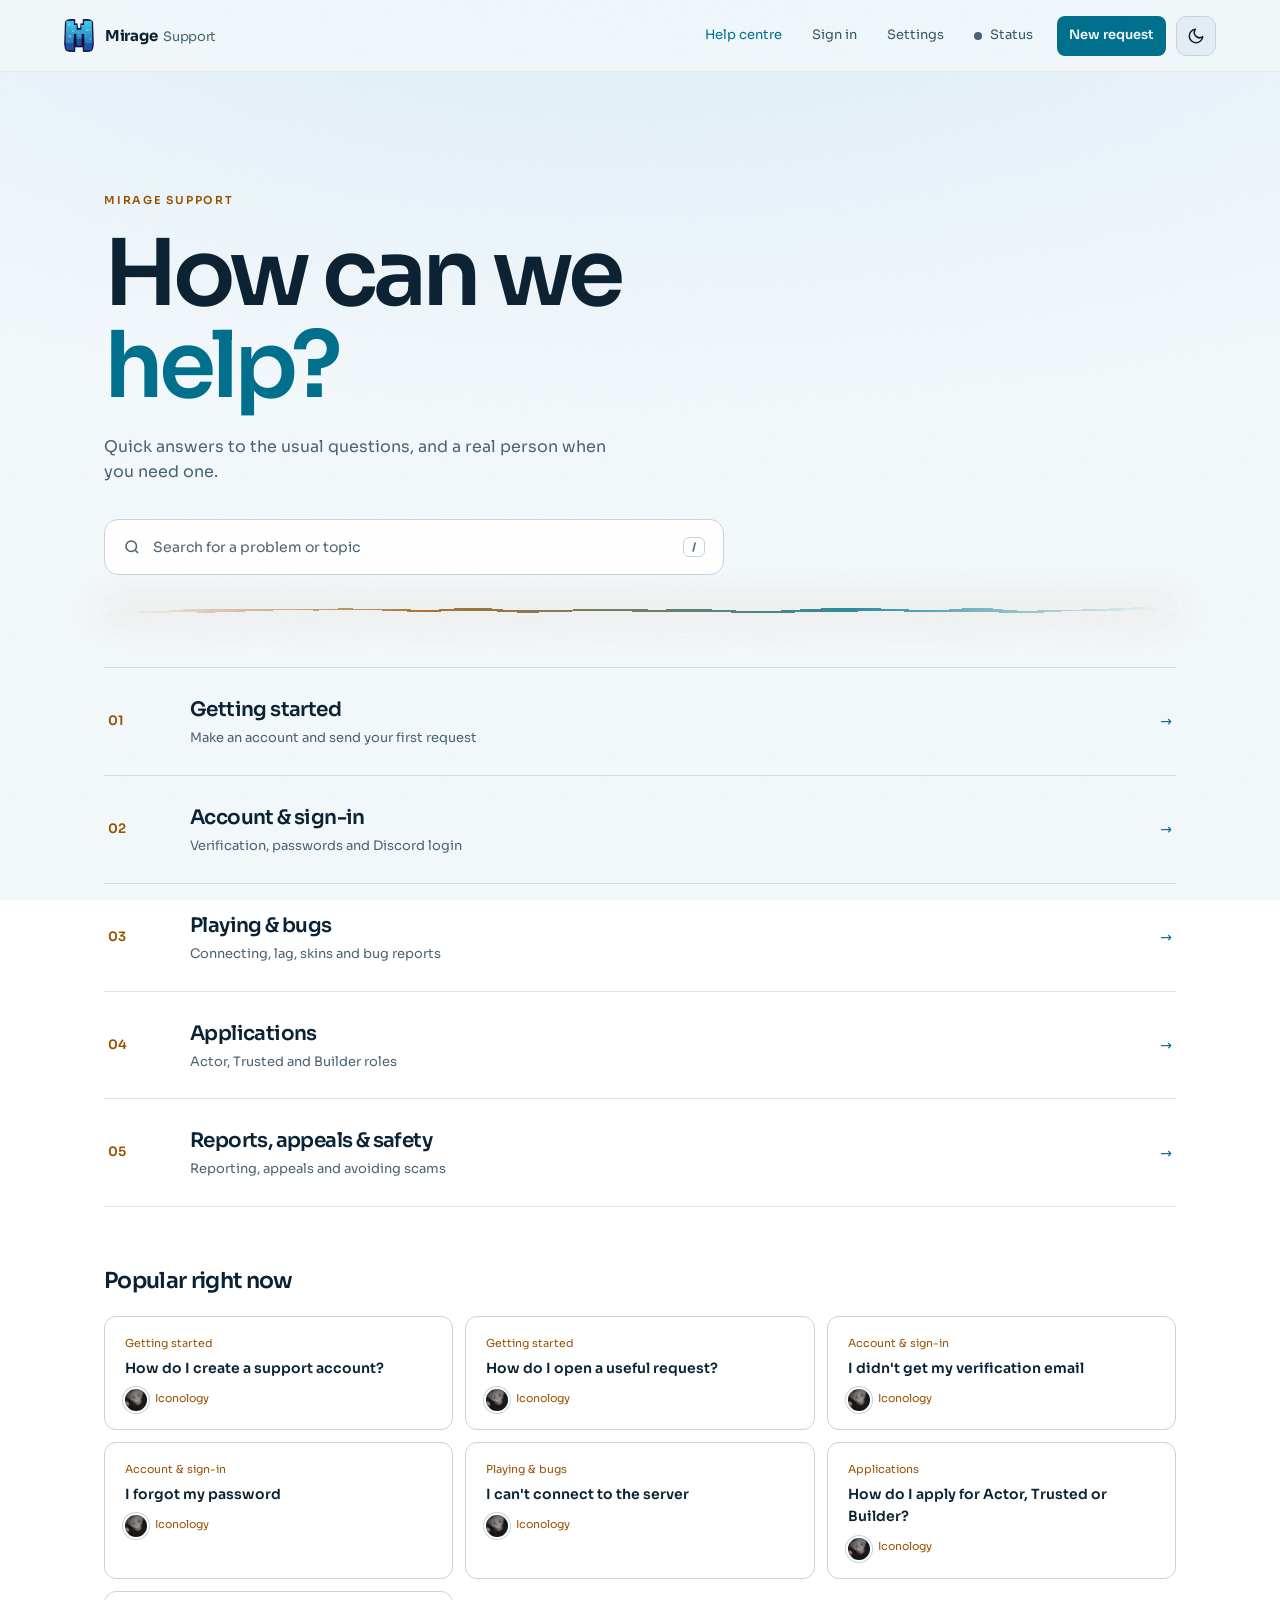
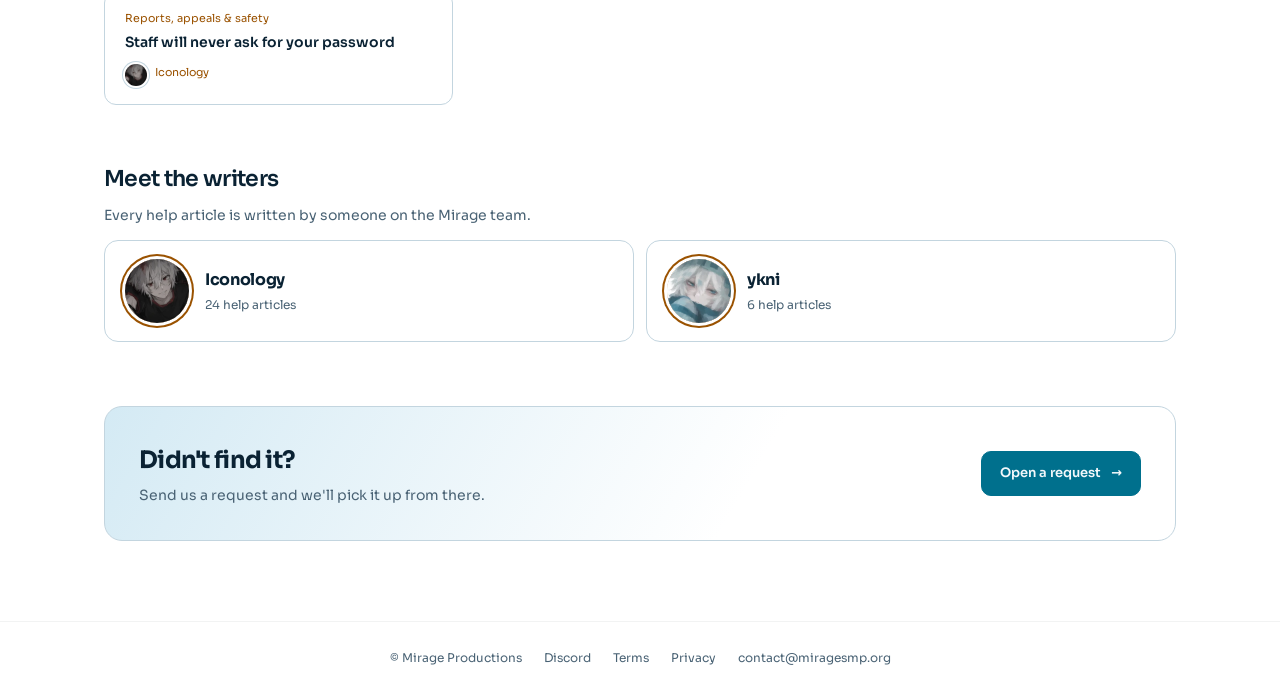
<file: index.html>
<!doctype html>
<html lang="en"><head><script>try{var p=JSON.parse(localStorage.getItem("mprefs")||"{}"),r=document.documentElement;if(p.theme&&p.theme!=="auto")r.dataset.theme=p.theme;if(p.accent)r.dataset.accent=p.accent;if(p.motion!=null)r.dataset.motion=p.motion;if(p.density!=null)r.dataset.density=p.density;if(p.size)r.style.setProperty("--fs",p.size);if(p.lang)r.lang=p.lang}catch(e){}</script><meta charset="utf-8"><meta name="viewport" content="width=device-width,initial-scale=1"><meta name="theme-color" content="#031827"><link rel="canonical" href="https://support.miragesmp.org/">
<title>Mirage Support – Help Centre</title><meta name="description" content="Answers, guides and a direct line to the Mirage team.">
<meta property="og:title" content="Mirage Support"><meta property="og:description" content="Answers, guides and a direct line to the Mirage team."><meta property="og:image" content="https://support.miragesmp.org/assets/mirage-logo.png">
<link rel="preconnect" href="https://fonts.googleapis.com"><link rel="preconnect" href="https://fonts.gstatic.com" crossorigin><link href="https://fonts.googleapis.com/css2?family=Sora:wght@300;400;500;600;700&display=swap" rel="stylesheet">
<link rel="icon" href="/assets/favicon.png"><link rel="stylesheet" href="/styles.css"></head>
<body>
<header class="topbar"></header>
<main>
<section class="hero"><p class="eyebrow" data-i18n="home.eyebrow">Mirage Support</p><h1><span data-i18n="home.h1a">How can we</span><br><span class="accent" data-i18n="home.h1b">help?</span></h1><p class="lead" data-i18n="home.lead">Quick answers to the usual questions, and a real person when you need one.</p>
<button class="search" data-search type="button"><svg width="18" height="18" viewBox="0 0 24 24" fill="none" stroke="currentColor" stroke-width="2"><circle cx="11" cy="11" r="7"/><path d="m20 20-3.5-3.5"/></svg><span data-i18n="home.search">Search for a problem or topic</span><kbd>/</kbd></button>
<div class="horizon"></div></section>
<div class="wrap"><div class="cats" id="cats"></div>
<div class="sec-title reveal"><h2 data-i18n="home.popular">Popular right now</h2></div><div class="pop" id="pop"></div>
<div class="sec-title reveal"><h2 data-i18n="home.writers">Meet the writers</h2></div><p class="muted reveal" style="margin:0 0 14px" data-i18n="home.writersNote">Every help article is written by someone on the Mirage team.</p><div class="writers" id="writers"></div>
<section class="cta reveal"><div><h2 data-i18n="home.ctaH">Didn't find it?</h2><p class="muted" style="margin:0" data-i18n="home.ctaP">Send us a request and we'll pick it up from there.</p></div><a class="button primary" href="/dashboard/"><span data-i18n="home.ctaB">Open a request</span> <span>→</span></a></section></div>
</main>
<script type="module">
import { CATS, ARTICLES, AUTHORS, byLine, avatar } from "/articles.js";
import { t } from "/i18n.js";
cats.innerHTML = CATS.map((c, i) => `<a class="cat reveal" href="/article.html#c=${c.id}"><b>0${i + 1}</b><div><h3>${t("cat." + c.id + ".t")}</h3><p>${t("cat." + c.id + ".d")}</p></div><i>→</i></a>`).join("");
pop.innerHTML = ARTICLES.filter(a => a.popular).map(a => `<a class="reveal" href="/article.html#a=${a.id}"><span>${t("cat." + a.cat + ".t")}</span><strong>${a.title}</strong>${byLine(a)}</a>`).join("");
writers.innerHTML = Object.entries(AUTHORS).map(([name, w]) => `<div class="writer reveal"><img src="${w.img}" alt="" width="64" height="64"><div><strong>${name}</strong><span>${t("home.articlesN", { n: ARTICLES.filter(a => a.author === name).length })}</span></div></div>`).join("");
await import("/site.js");
</script></body></html>
</file>
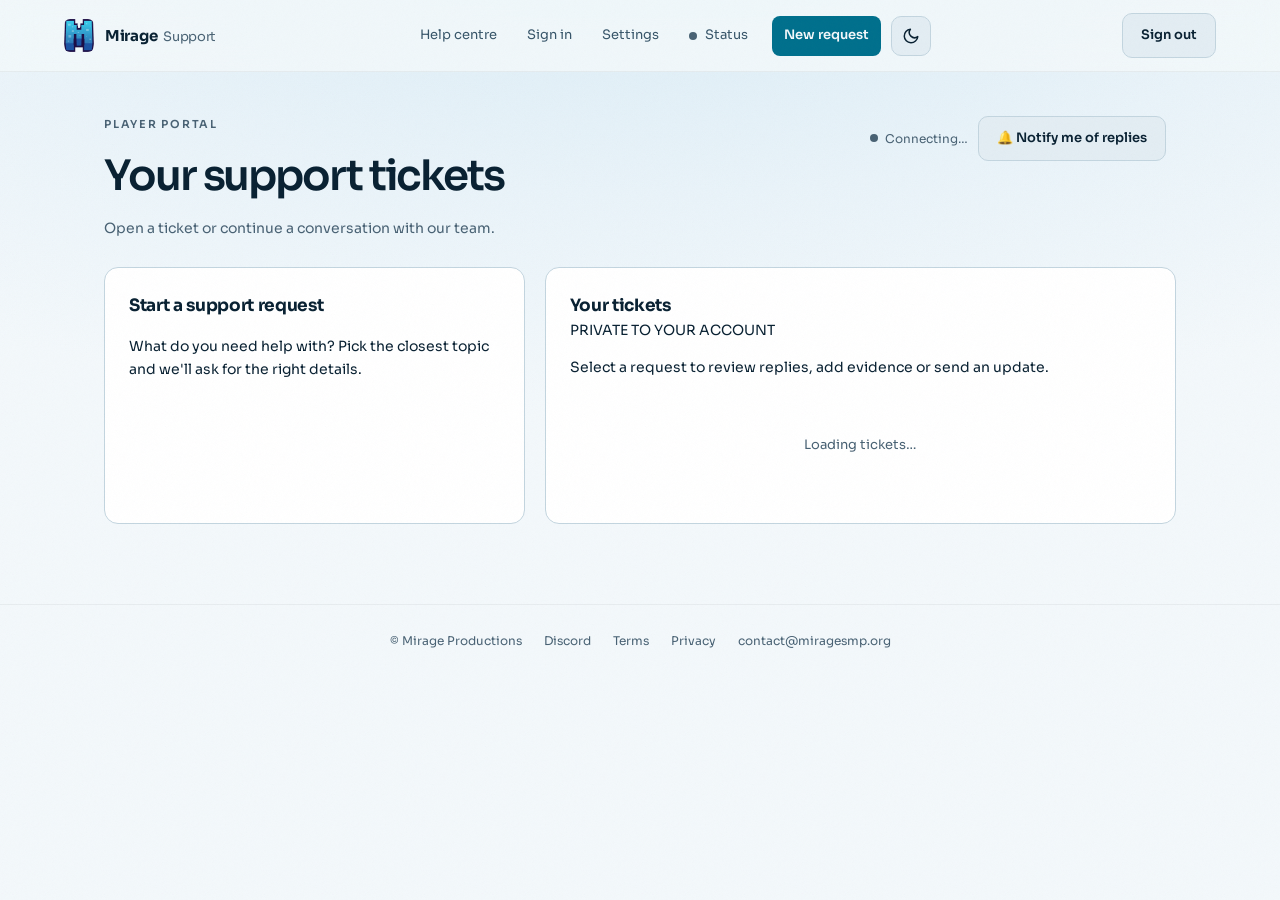
<file: dashboard/index.html>
<!doctype html>
<html lang="en"><head><script>try{var p=JSON.parse(localStorage.getItem("mprefs")||"{}"),r=document.documentElement;if(p.theme&&p.theme!=="auto")r.dataset.theme=p.theme;if(p.accent)r.dataset.accent=p.accent;if(p.motion!=null)r.dataset.motion=p.motion;if(p.density!=null)r.dataset.density=p.density;if(p.size)r.style.setProperty("--fs",p.size);if(p.lang)r.lang=p.lang}catch(e){}</script><meta charset="utf-8"><meta name="viewport" content="width=device-width,initial-scale=1"><title>Your tickets — Mirage Support</title><link rel="preconnect" href="https://fonts.googleapis.com"><link rel="preconnect" href="https://fonts.gstatic.com" crossorigin><link href="https://fonts.googleapis.com/css2?family=Sora:wght@300;400;500;600;700&display=swap" rel="stylesheet"><link rel="icon" type="image/png" href="/assets/favicon.png"><link rel="stylesheet" href="/styles.css"></head>
<body><header class="topbar"><a class="brand" href="/" aria-label="Mirage Support home"><img class="brand-logo" src="/assets/mirage-logo.png" alt="" width="36" height="36"><span class="brand-name">MIRAGE <span>SUPPORT</span></span></a><div class="row"><a id="staff-link" class="text-link hidden" href="/staff.html" data-i18n="dash.staffLink">Staff dashboard</a><button id="signout" class="button" data-i18n="dash.signout">Sign out</button></div></header>
<main class="page-wrap"><div class="page-heading"><div><p class="eyebrow" data-i18n="dash.eyebrow">PLAYER PORTAL</p><h1 data-i18n="dash.h1">Your support tickets</h1><p data-i18n="dash.sub">Open a ticket or continue a conversation with our team.</p></div><div class="row"><span id="live" class="live" role="status" data-s="off" data-i18n="live.connecting">Connecting…</span><button id="bell" type="button" class="button" data-i18n="bell.default">🔔 Notify me of replies</button><span id="user-label" class="small"></span></div></div><div id="notice" class="notice" role="status" aria-live="polite" hidden></div>
<div class="layout-grid"><section class="card" aria-labelledby="new-h"><h2 id="new-h" data-i18n="new.title">Start a support request</h2>
<div id="step-topic"><p class="ticket-subtitle" data-i18n="new.pick">What do you need help with? Pick the closest topic and we'll ask for the right details.</p><div id="topics" class="topics" role="group" aria-label="Choose a topic" data-i18n-aria="new.topicGroup"></div></div>
<form id="new-ticket" class="stack" hidden><div class="row" style="justify-content:space-between"><strong id="topic-title"></strong><button type="button" id="change-topic" class="button link-button" data-i18n="new.change">← Change topic</button></div>
<label><span data-i18n="new.subject">Subject</span><input class="field" name="subject" maxlength="120" required data-i18n-ph="new.subjectPh"></label>
<div id="topic-fields" class="stack"></div>
<label><span id="body-label">Message</span><textarea class="field" name="body" maxlength="3000" required></textarea></label>
<div id="suggest" class="suggest" aria-live="polite" hidden></div>
<label><span data-i18n="new.attach">Attach an image (optional)</span><input class="file-input" type="file" name="attachment" accept="image/png,image/jpeg,image/webp,image/gif"></label>
<p class="small" data-i18n="new.hint">Screenshots help us investigate. PNG, JPG, WEBP or GIF · max 5 MB. You can have up to 3 open requests at once.</p>
<button class="button primary" type="submit"><span data-i18n="new.submit">Submit request</span> <span>→</span></button></form></section>
<section class="card"><div class="ticket-toolbar"><h2 style="margin:0" data-i18n="list.title">Your tickets</h2><span class="ticket-count" data-i18n="list.private">PRIVATE TO YOUR ACCOUNT</span></div><p class="ticket-subtitle" data-i18n="list.sub">Select a request to review replies, add evidence or send an update.</p><div id="ticket-list" class="ticket-list"><p class="empty" data-i18n="list.loading">Loading tickets…</p></div></section></div>
<section id="ticket-detail" class="card hidden" style="margin-top:20px"><div class="page-heading"><div><p class="eyebrow" data-i18n="detail.eyebrow">TICKET DETAILS</p><h1 id="ticket-title" style="font-size:26px"></h1><p id="ticket-info"></p></div><span id="ticket-status" class="status"></span></div><div class="row" style="margin-bottom:14px"><button type="button" id="export-btn" class="button" data-i18n="detail.export">Download transcript</button><button type="button" id="close-btn" class="button hidden" data-i18n="detail.close">Close request</button></div>
<div id="close-panel" class="inline-panel close-feedback-panel hidden"><p id="rate-title" style="margin:0 0 10px"><strong>Did we help?</strong> <span class="small" data-i18n="detail.optional">(optional)</span></p><div class="row" role="group" aria-label="Rate the help you received" data-i18n-aria="detail.rateGroup"><button type="button" class="button rate-btn" data-rate="1" aria-pressed="false" data-i18n="detail.yes">👍 Yes</button><button type="button" class="button rate-btn" data-rate="-1" aria-pressed="false" data-i18n="detail.no">👎 Not really</button></div><label style="margin-top:12px"><span data-i18n="detail.better">Anything we could do better?</span><textarea class="field" id="rate-comment" maxlength="500" style="min-height:70px"></textarea></label><div class="row" style="margin-top:12px"><button type="button" id="confirm-close" class="button primary" data-i18n="detail.close">Close request</button><button type="button" id="cancel-close" class="button" data-i18n="detail.cancel">Cancel</button></div></div>
<p id="rated-note" class="small hidden"></p>
<div id="thread" class="thread" role="log" aria-live="polite"></div><p id="reply-closed-note" class="small hidden" data-i18n="detail.closedNote">This ticket is closed. If you still need help, open a new request.</p><form id="reply-form" class="stack"><label><span data-i18n="detail.reply">Reply</span><textarea class="field" name="body" maxlength="5000" placeholder="Write a helpful reply…" data-i18n-ph="detail.replyPh"></textarea></label><label><span data-i18n="new.attach">Attach an image (optional)</span><input class="file-input" type="file" name="attachment" accept="image/png,image/jpeg,image/webp,image/gif"></label><p class="small" data-i18n="detail.imgOnly">Images only, maximum 5 MB per message.</p><button class="button primary" type="submit"><span data-i18n="detail.send">Send reply →</span></button></form></section>
</main><script type="module" src="../dashboard.js"></script><script type="module" src="/site.js"></script></body></html>
</file>
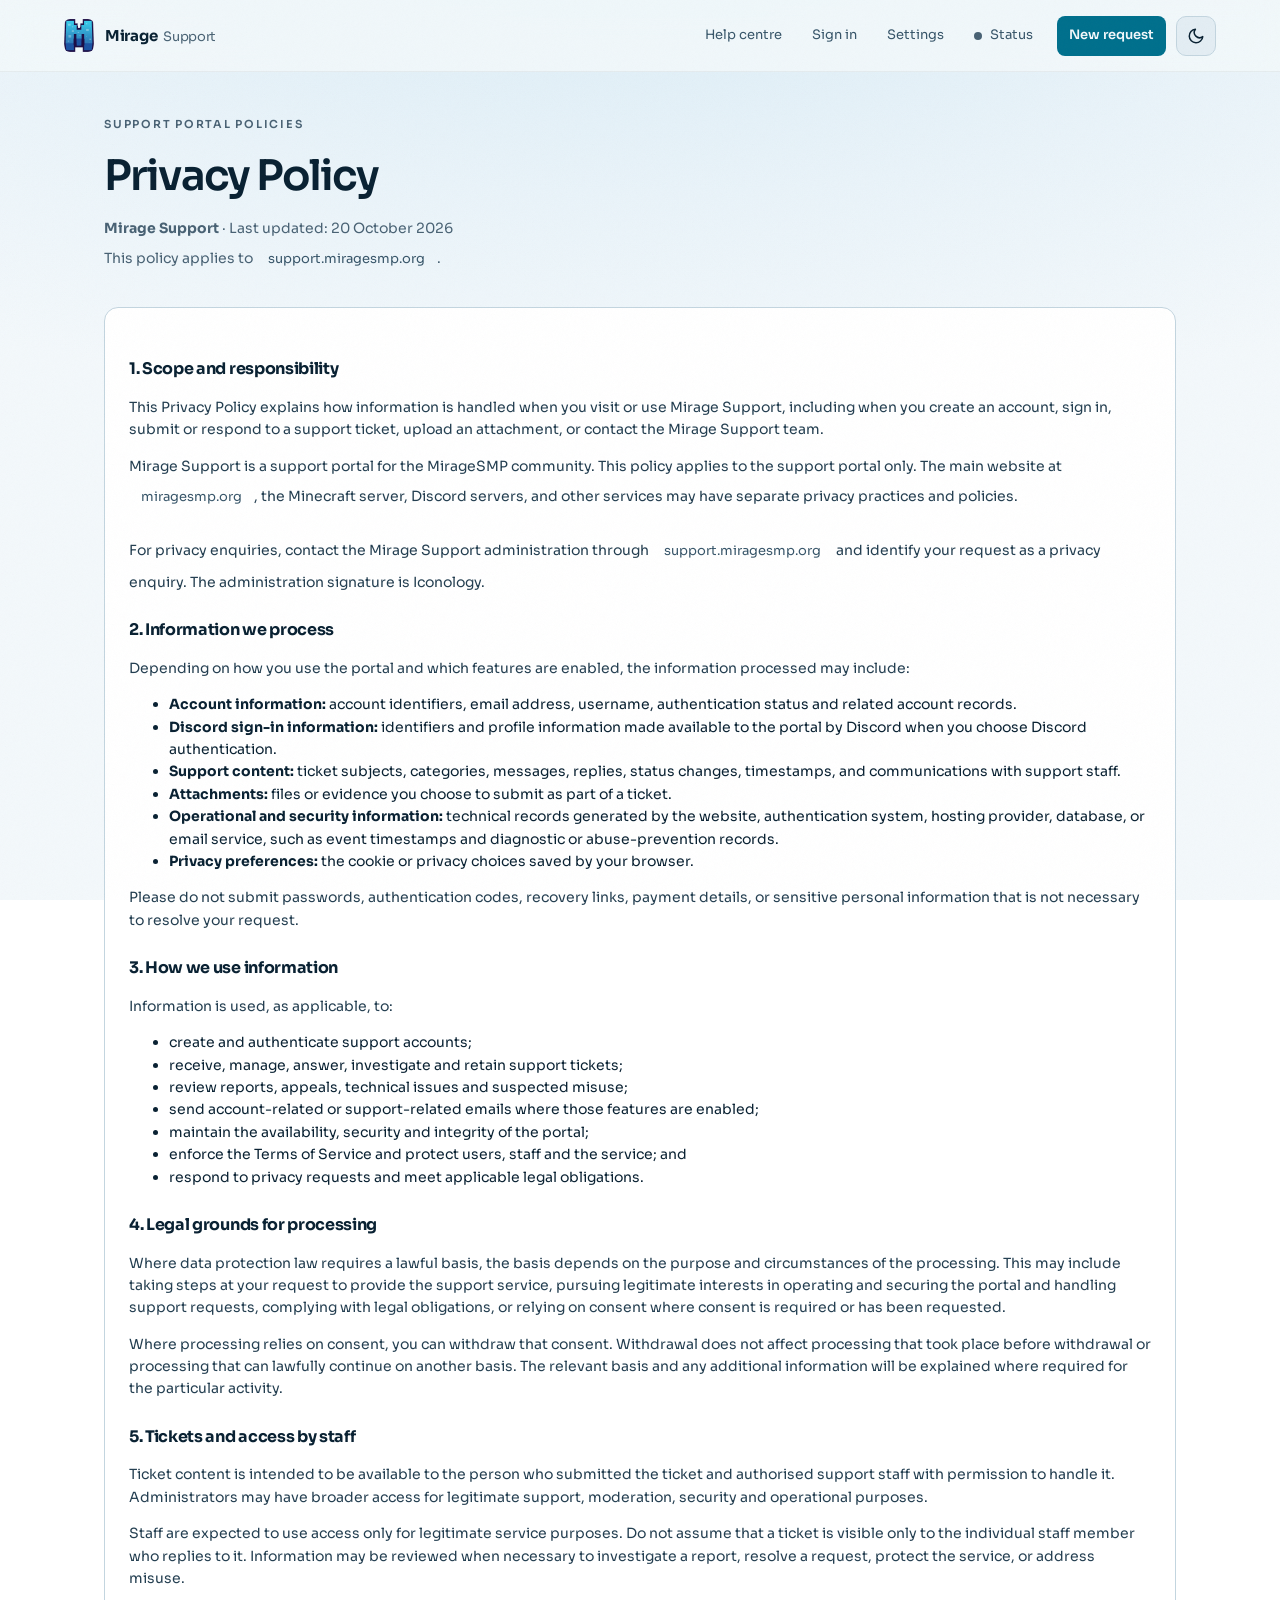
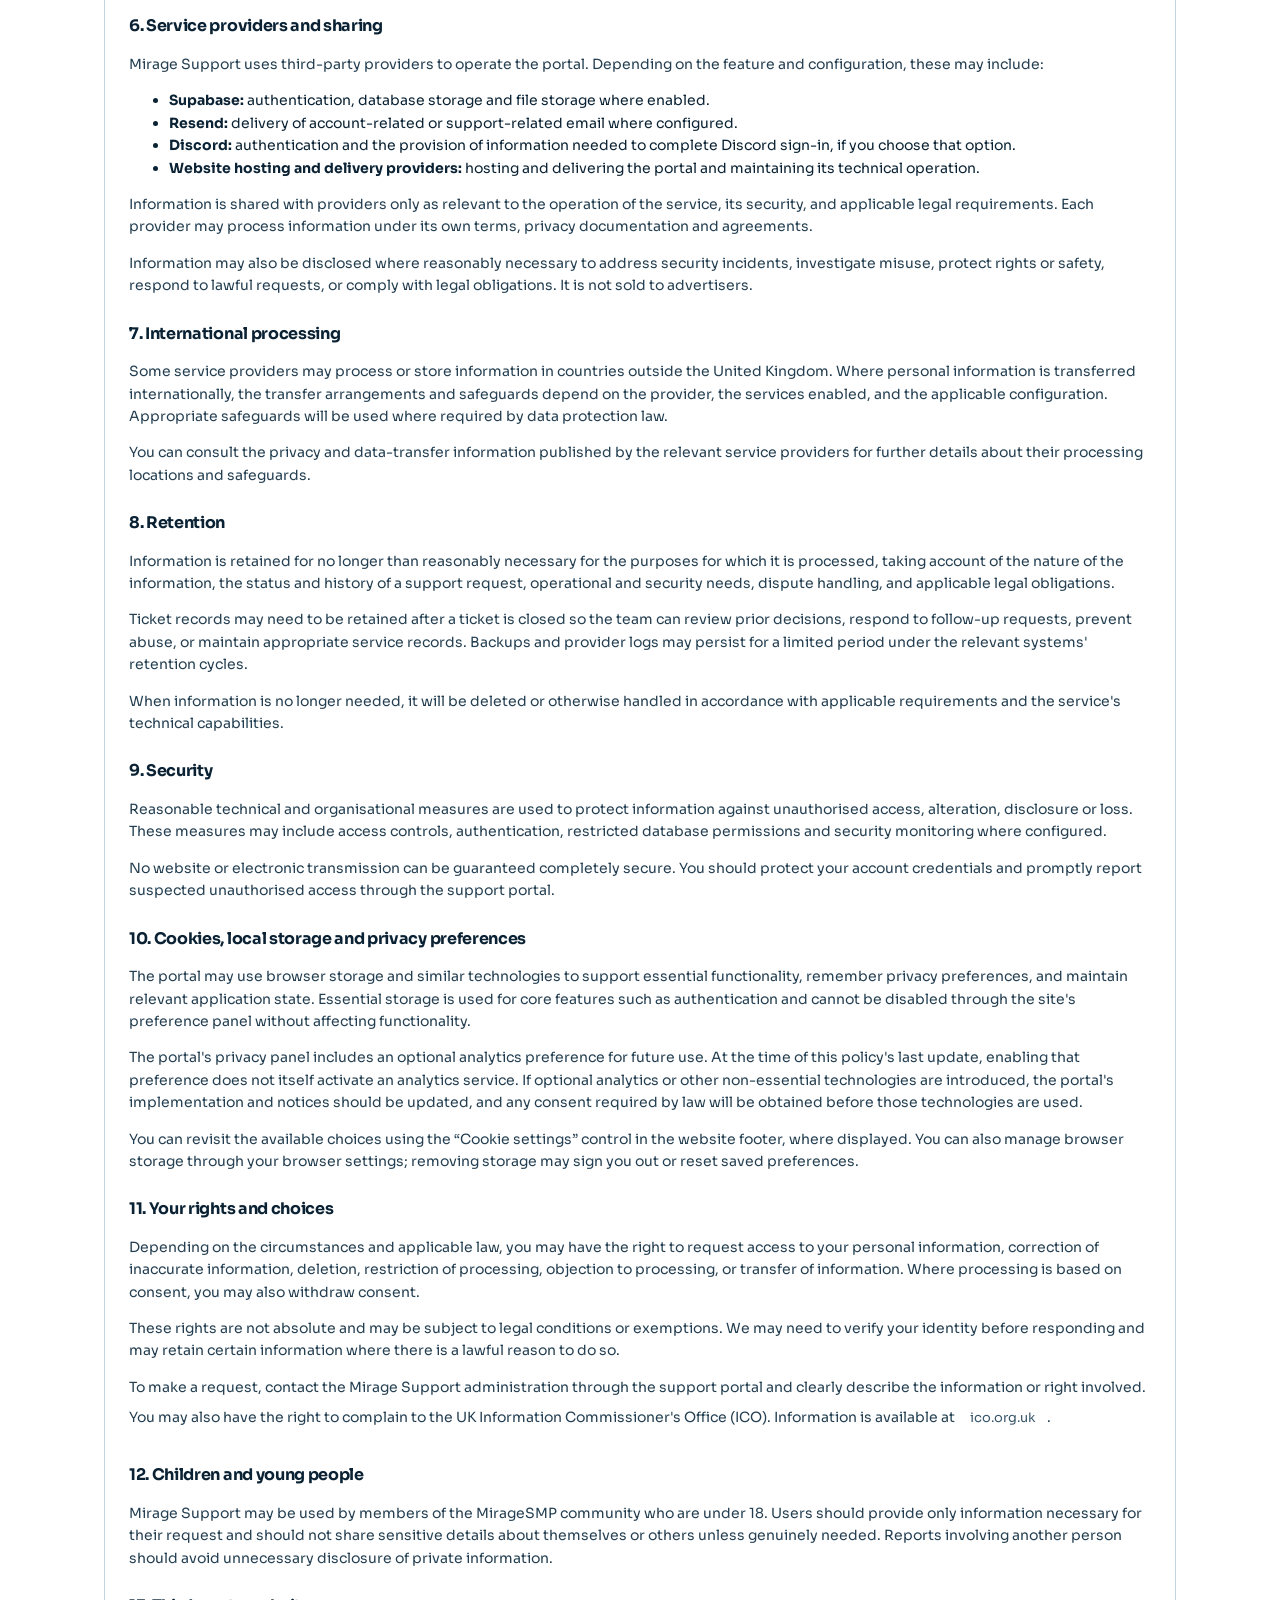
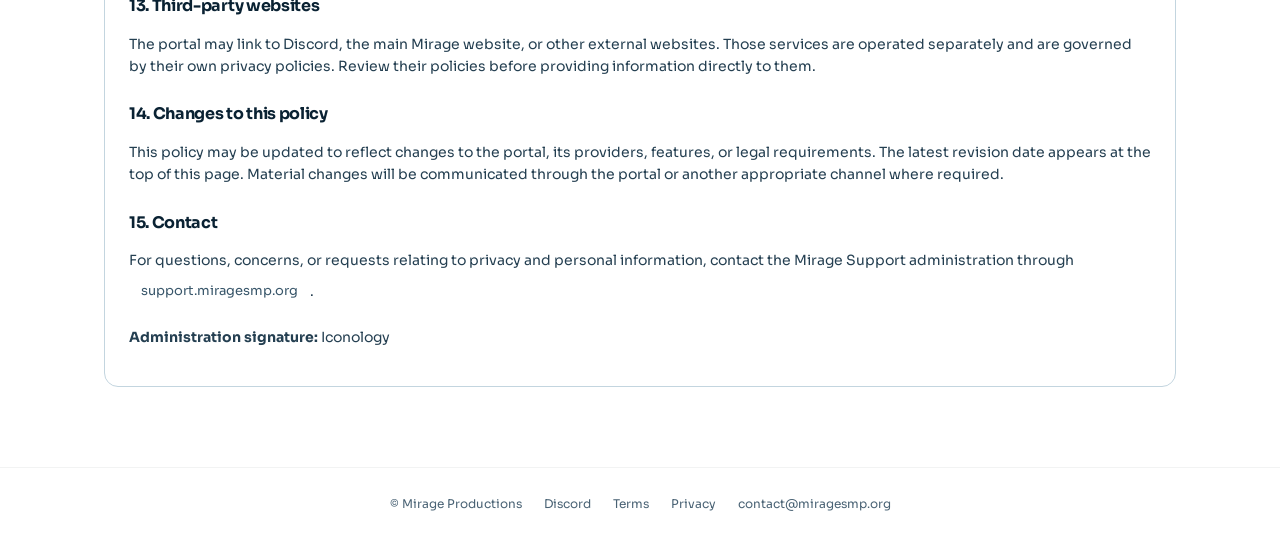
<file: privacy/index.html>
<!doctype html>
<html lang="en">
<head>
  <meta charset="utf-8">
  <meta name="viewport" content="width=device-width, initial-scale=1">
  <meta name="theme-color" content="#031827">
  <title>Privacy Policy — Mirage Support</title>
  <meta name="description" content="How Mirage Support handles account information, support tickets and related data.">
  <link rel="preconnect" href="https://fonts.googleapis.com">
  <link rel="preconnect" href="https://fonts.gstatic.com" crossorigin>
  <link href="https://fonts.googleapis.com/css2?family=Sora:wght@300;400;500;600;700&display=swap" rel="stylesheet">
  <link rel="icon" href="/assets/favicon.png">
  <link rel="stylesheet" href="/styles.css">
</head>
<body>
<header class="topbar">
  <a class="brand" href="/"><img src="/assets/mirage-logo.png" alt="" width="30" height="33"><span class="brand-name">Mirage <span>Support</span></span></a>
  <nav class="site-nav"><a href="/">Help centre</a><a href="/terms/">Terms of Service</a><a href="https://miragesmp.org/legal.html">Mirage site policies ↗</a></nav>
</header>
<main class="page-wrap legal-page">
  <div class="page-heading">
    <div>
      <p class="eyebrow">SUPPORT PORTAL POLICIES</p>
      <h1>Privacy Policy</h1>
      <p><strong>Mirage Support</strong> · Last updated: 20 October 2026</p>
      <p>This policy applies to <a class="text-link" href="https://support.miragesmp.org">support.miragesmp.org</a>.</p>
    </div>
  </div>
  <article class="card legal-copy">
    <h2>1. Scope and responsibility</h2>
    <p>This Privacy Policy explains how information is handled when you visit or use Mirage Support, including when you create an account, sign in, submit or respond to a support ticket, upload an attachment, or contact the Mirage Support team.</p>
    <p>Mirage Support is a support portal for the MirageSMP community. This policy applies to the support portal only. The main website at <a class="text-link" href="https://miragesmp.org">miragesmp.org</a>, the Minecraft server, Discord servers, and other services may have separate privacy practices and policies.</p>
    <p>For privacy enquiries, contact the Mirage Support administration through <a class="text-link" href="https://support.miragesmp.org">support.miragesmp.org</a> and identify your request as a privacy enquiry. The administration signature is Iconology.</p>

    <h2>2. Information we process</h2>
    <p>Depending on how you use the portal and which features are enabled, the information processed may include:</p>
    <ul>
      <li><strong>Account information:</strong> account identifiers, email address, username, authentication status and related account records.</li>
      <li><strong>Discord sign-in information:</strong> identifiers and profile information made available to the portal by Discord when you choose Discord authentication.</li>
      <li><strong>Support content:</strong> ticket subjects, categories, messages, replies, status changes, timestamps, and communications with support staff.</li>
      <li><strong>Attachments:</strong> files or evidence you choose to submit as part of a ticket.</li>
      <li><strong>Operational and security information:</strong> technical records generated by the website, authentication system, hosting provider, database, or email service, such as event timestamps and diagnostic or abuse-prevention records.</li>
      <li><strong>Privacy preferences:</strong> the cookie or privacy choices saved by your browser.</li>
    </ul>
    <p>Please do not submit passwords, authentication codes, recovery links, payment details, or sensitive personal information that is not necessary to resolve your request.</p>

    <h2>3. How we use information</h2>
    <p>Information is used, as applicable, to:</p>
    <ul>
      <li>create and authenticate support accounts;</li>
      <li>receive, manage, answer, investigate and retain support tickets;</li>
      <li>review reports, appeals, technical issues and suspected misuse;</li>
      <li>send account-related or support-related emails where those features are enabled;</li>
      <li>maintain the availability, security and integrity of the portal;</li>
      <li>enforce the Terms of Service and protect users, staff and the service; and</li>
      <li>respond to privacy requests and meet applicable legal obligations.</li>
    </ul>

    <h2>4. Legal grounds for processing</h2>
    <p>Where data protection law requires a lawful basis, the basis depends on the purpose and circumstances of the processing. This may include taking steps at your request to provide the support service, pursuing legitimate interests in operating and securing the portal and handling support requests, complying with legal obligations, or relying on consent where consent is required or has been requested.</p>
    <p>Where processing relies on consent, you can withdraw that consent. Withdrawal does not affect processing that took place before withdrawal or processing that can lawfully continue on another basis. The relevant basis and any additional information will be explained where required for the particular activity.</p>

    <h2>5. Tickets and access by staff</h2>
    <p>Ticket content is intended to be available to the person who submitted the ticket and authorised support staff with permission to handle it. Administrators may have broader access for legitimate support, moderation, security and operational purposes.</p>
    <p>Staff are expected to use access only for legitimate service purposes. Do not assume that a ticket is visible only to the individual staff member who replies to it. Information may be reviewed when necessary to investigate a report, resolve a request, protect the service, or address misuse.</p>

    <h2>6. Service providers and sharing</h2>
    <p>Mirage Support uses third-party providers to operate the portal. Depending on the feature and configuration, these may include:</p>
    <ul>
      <li><strong>Supabase:</strong> authentication, database storage and file storage where enabled.</li>
      <li><strong>Resend:</strong> delivery of account-related or support-related email where configured.</li>
      <li><strong>Discord:</strong> authentication and the provision of information needed to complete Discord sign-in, if you choose that option.</li>
      <li><strong>Website hosting and delivery providers:</strong> hosting and delivering the portal and maintaining its technical operation.</li>
    </ul>
    <p>Information is shared with providers only as relevant to the operation of the service, its security, and applicable legal requirements. Each provider may process information under its own terms, privacy documentation and agreements.</p>
    <p>Information may also be disclosed where reasonably necessary to address security incidents, investigate misuse, protect rights or safety, respond to lawful requests, or comply with legal obligations. It is not sold to advertisers.</p>

    <h2>7. International processing</h2>
    <p>Some service providers may process or store information in countries outside the United Kingdom. Where personal information is transferred internationally, the transfer arrangements and safeguards depend on the provider, the services enabled, and the applicable configuration. Appropriate safeguards will be used where required by data protection law.</p>
    <p>You can consult the privacy and data-transfer information published by the relevant service providers for further details about their processing locations and safeguards.</p>

    <h2>8. Retention</h2>
    <p>Information is retained for no longer than reasonably necessary for the purposes for which it is processed, taking account of the nature of the information, the status and history of a support request, operational and security needs, dispute handling, and applicable legal obligations.</p>
    <p>Ticket records may need to be retained after a ticket is closed so the team can review prior decisions, respond to follow-up requests, prevent abuse, or maintain appropriate service records. Backups and provider logs may persist for a limited period under the relevant systems' retention cycles.</p>
    <p>When information is no longer needed, it will be deleted or otherwise handled in accordance with applicable requirements and the service's technical capabilities.</p>

    <h2>9. Security</h2>
    <p>Reasonable technical and organisational measures are used to protect information against unauthorised access, alteration, disclosure or loss. These measures may include access controls, authentication, restricted database permissions and security monitoring where configured.</p>
    <p>No website or electronic transmission can be guaranteed completely secure. You should protect your account credentials and promptly report suspected unauthorised access through the support portal.</p>

    <h2>10. Cookies, local storage and privacy preferences</h2>
    <p>The portal may use browser storage and similar technologies to support essential functionality, remember privacy preferences, and maintain relevant application state. Essential storage is used for core features such as authentication and cannot be disabled through the site's preference panel without affecting functionality.</p>
    <p>The portal's privacy panel includes an optional analytics preference for future use. At the time of this policy's last update, enabling that preference does not itself activate an analytics service. If optional analytics or other non-essential technologies are introduced, the portal's implementation and notices should be updated, and any consent required by law will be obtained before those technologies are used.</p>
    <p>You can revisit the available choices using the “Cookie settings” control in the website footer, where displayed. You can also manage browser storage through your browser settings; removing storage may sign you out or reset saved preferences.</p>

    <h2>11. Your rights and choices</h2>
    <p>Depending on the circumstances and applicable law, you may have the right to request access to your personal information, correction of inaccurate information, deletion, restriction of processing, objection to processing, or transfer of information. Where processing is based on consent, you may also withdraw consent.</p>
    <p>These rights are not absolute and may be subject to legal conditions or exemptions. We may need to verify your identity before responding and may retain certain information where there is a lawful reason to do so.</p>
    <p>To make a request, contact the Mirage Support administration through the support portal and clearly describe the information or right involved. You may also have the right to complain to the UK Information Commissioner's Office (ICO). Information is available at <a class="text-link" href="https://ico.org.uk/">ico.org.uk</a>.</p>

    <h2>12. Children and young people</h2>
    <p>Mirage Support may be used by members of the MirageSMP community who are under 18. Users should provide only information necessary for their request and should not share sensitive details about themselves or others unless genuinely needed. Reports involving another person should avoid unnecessary disclosure of private information.</p>

    <h2>13. Third-party websites</h2>
    <p>The portal may link to Discord, the main Mirage website, or other external websites. Those services are operated separately and are governed by their own privacy policies. Review their policies before providing information directly to them.</p>

    <h2>14. Changes to this policy</h2>
    <p>This policy may be updated to reflect changes to the portal, its providers, features, or legal requirements. The latest revision date appears at the top of this page. Material changes will be communicated through the portal or another appropriate channel where required.</p>

    <h2>15. Contact</h2>
    <p>For questions, concerns, or requests relating to privacy and personal information, contact the Mirage Support administration through <a class="text-link" href="https://support.miragesmp.org">support.miragesmp.org</a>.</p>
    <p><strong>Administration signature:</strong> Iconology</p>
  </article>
</main>
<footer class="footer"><a href="/">HELP CENTRE</a><a href="/terms/">TERMS OF SERVICE</a><a href="https://miragesmp.org/legal.html">MAIN SITE POLICIES</a><button class="footer-privacy" type="button" data-open-privacy>Cookie settings</button><span>© Mirage Support</span></footer>
<script type="module" src="/site.js"></script>
</body>
</html>
</file>
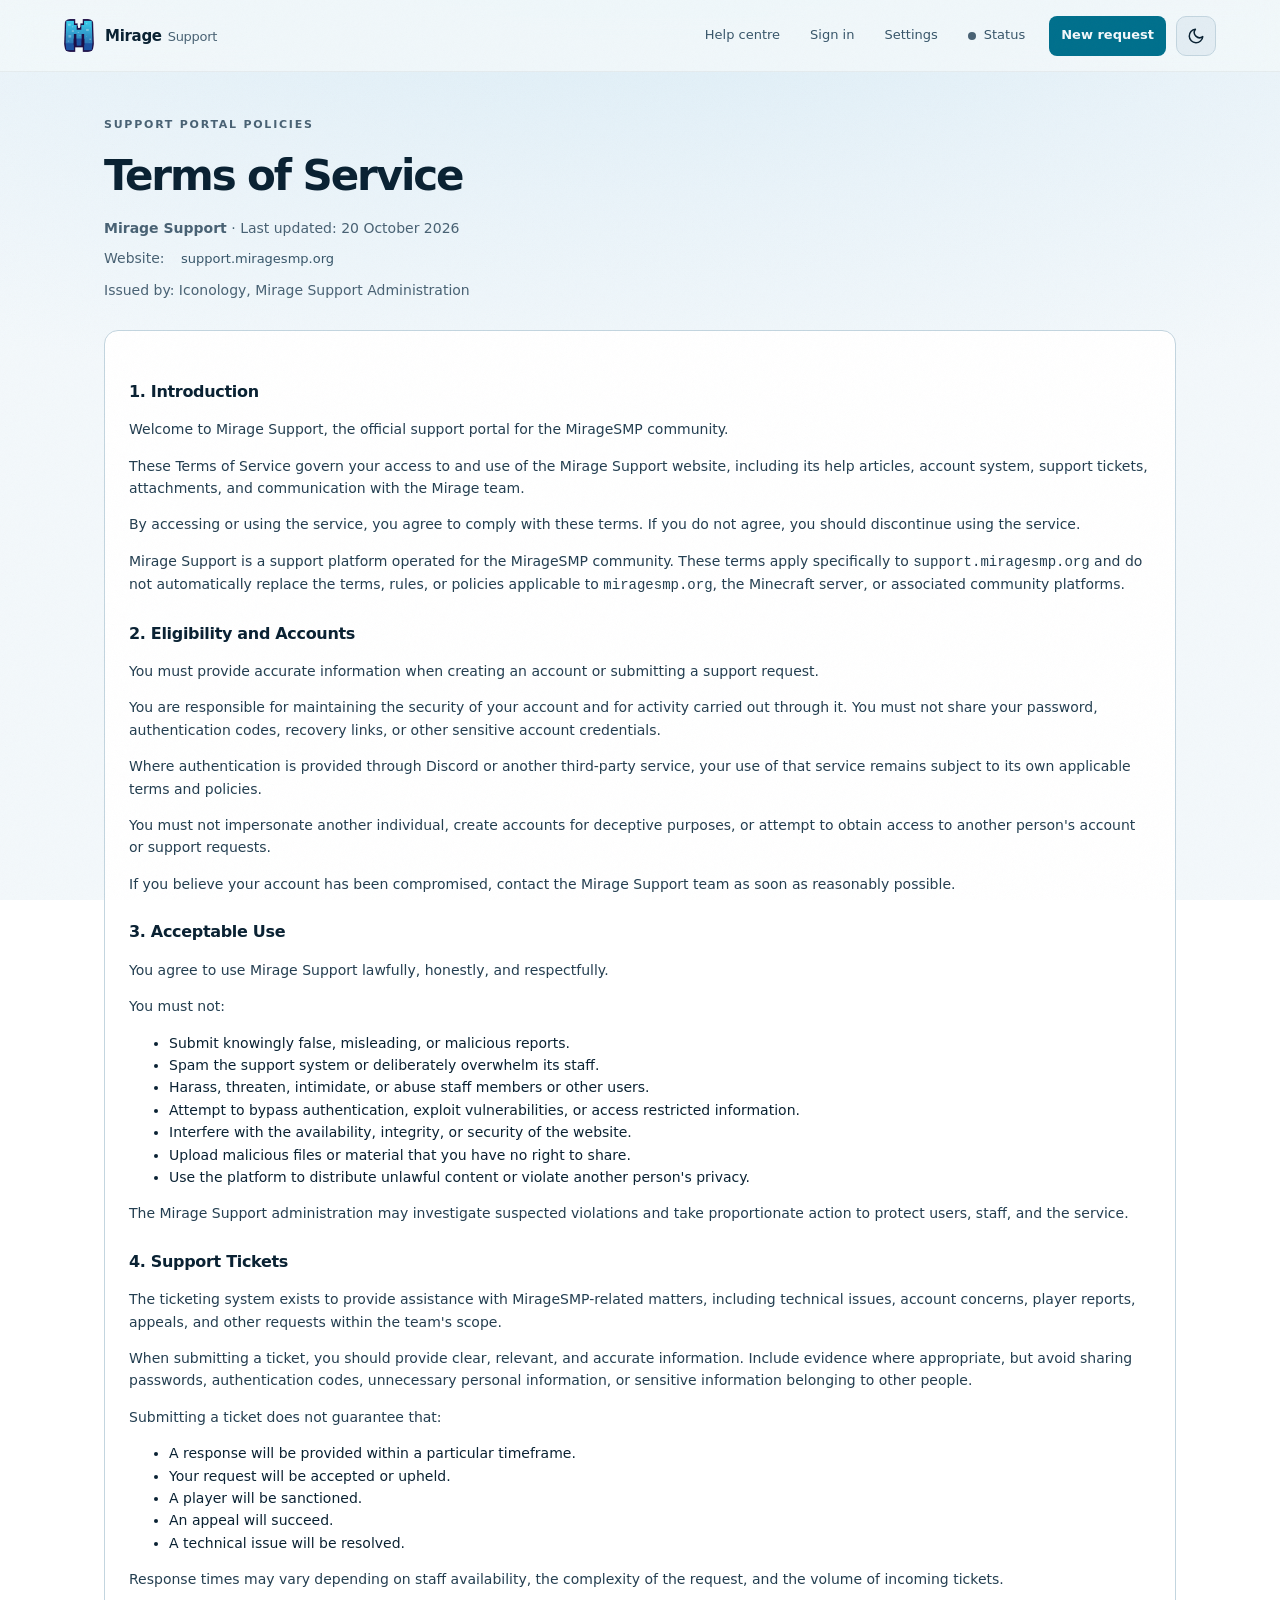
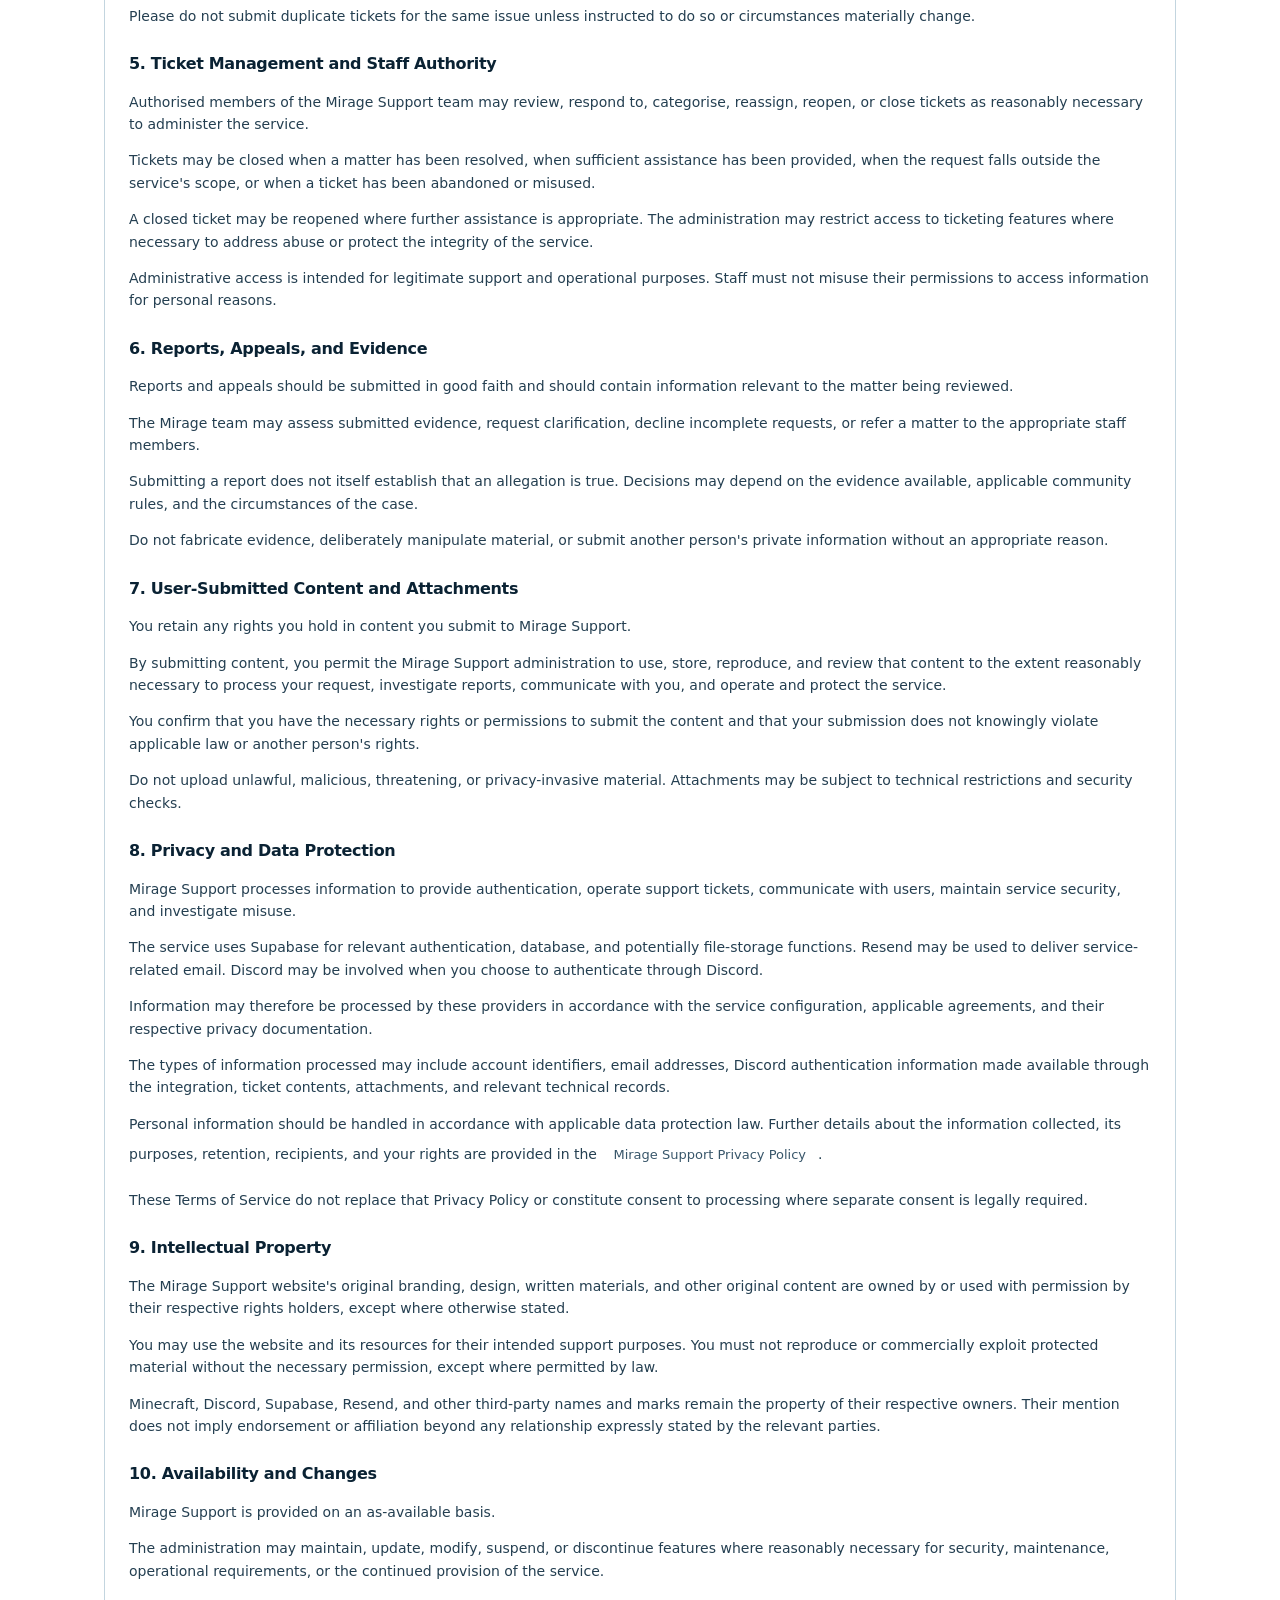
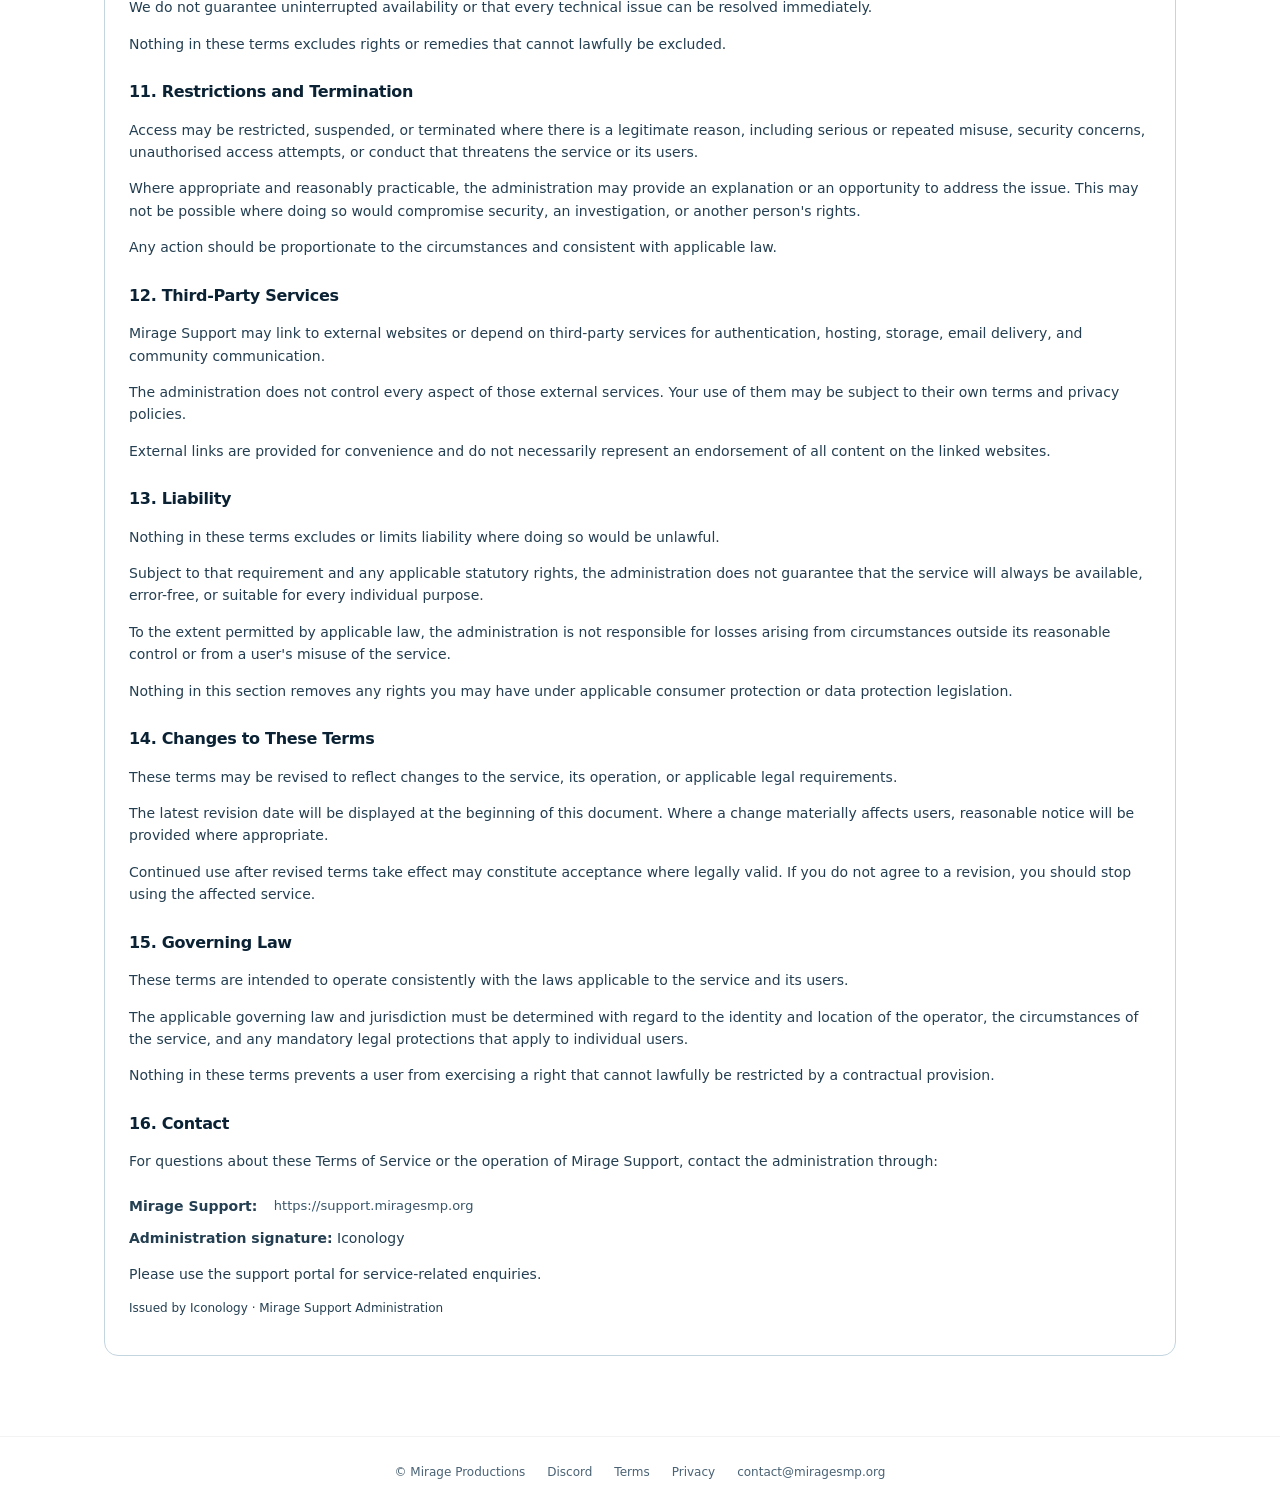
<file: terms/index.html>
<!doctype html>
<html lang="en">
<head>
<meta charset="utf-8">
<meta name="viewport" content="width=device-width,initial-scale=1">
<meta name="theme-color" content="#031827">
<title>Terms of Service — Mirage Support</title>
<meta name="description" content="Terms of Service for the Mirage Support portal at support.miragesmp.org.">
<link rel="icon" type="image/png" href="/assets/favicon.png">
<link rel="stylesheet" href="/styles.css">
</head>
<body>
<header class="topbar">
  <a class="brand" href="/"><img src="/assets/mirage-logo.png" alt="" width="30" height="33"><span class="brand-name">Mirage <span>Support</span></span></a>
  <nav class="site-nav"><a href="/">Help centre</a><a href="/privacy/">Privacy</a><a href="https://miragesmp.org/legal.html">Mirage site policies ↗</a></nav>
</header>
<main class="page-wrap legal-page">
  <div class="page-heading"><div><p class="eyebrow">SUPPORT PORTAL POLICIES</p><h1>Terms of Service</h1><p><strong>Mirage Support</strong> · Last updated: 20 October 2026</p><p>Website: <a class="text-link" href="https://support.miragesmp.org">support.miragesmp.org</a><br>Issued by: Iconology, Mirage Support Administration</p></div></div>
  <article class="card legal-copy">
    <h2>1. Introduction</h2>
    <p>Welcome to Mirage Support, the official support portal for the MirageSMP community.</p>
    <p>These Terms of Service govern your access to and use of the Mirage Support website, including its help articles, account system, support tickets, attachments, and communication with the Mirage team.</p>
    <p>By accessing or using the service, you agree to comply with these terms. If you do not agree, you should discontinue using the service.</p>
    <p>Mirage Support is a support platform operated for the MirageSMP community. These terms apply specifically to <code>support.miragesmp.org</code> and do not automatically replace the terms, rules, or policies applicable to <code>miragesmp.org</code>, the Minecraft server, or associated community platforms.</p>

    <h2>2. Eligibility and Accounts</h2>
    <p>You must provide accurate information when creating an account or submitting a support request.</p>
    <p>You are responsible for maintaining the security of your account and for activity carried out through it. You must not share your password, authentication codes, recovery links, or other sensitive account credentials.</p>
    <p>Where authentication is provided through Discord or another third-party service, your use of that service remains subject to its own applicable terms and policies.</p>
    <p>You must not impersonate another individual, create accounts for deceptive purposes, or attempt to obtain access to another person's account or support requests.</p>
    <p>If you believe your account has been compromised, contact the Mirage Support team as soon as reasonably possible.</p>

    <h2>3. Acceptable Use</h2>
    <p>You agree to use Mirage Support lawfully, honestly, and respectfully.</p>
    <p>You must not:</p>
    <ul>
      <li>Submit knowingly false, misleading, or malicious reports.</li>
      <li>Spam the support system or deliberately overwhelm its staff.</li>
      <li>Harass, threaten, intimidate, or abuse staff members or other users.</li>
      <li>Attempt to bypass authentication, exploit vulnerabilities, or access restricted information.</li>
      <li>Interfere with the availability, integrity, or security of the website.</li>
      <li>Upload malicious files or material that you have no right to share.</li>
      <li>Use the platform to distribute unlawful content or violate another person's privacy.</li>
    </ul>
    <p>The Mirage Support administration may investigate suspected violations and take proportionate action to protect users, staff, and the service.</p>

    <h2>4. Support Tickets</h2>
    <p>The ticketing system exists to provide assistance with MirageSMP-related matters, including technical issues, account concerns, player reports, appeals, and other requests within the team's scope.</p>
    <p>When submitting a ticket, you should provide clear, relevant, and accurate information. Include evidence where appropriate, but avoid sharing passwords, authentication codes, unnecessary personal information, or sensitive information belonging to other people.</p>
    <p>Submitting a ticket does not guarantee that:</p>
    <ul>
      <li>A response will be provided within a particular timeframe.</li>
      <li>Your request will be accepted or upheld.</li>
      <li>A player will be sanctioned.</li>
      <li>An appeal will succeed.</li>
      <li>A technical issue will be resolved.</li>
    </ul>
    <p>Response times may vary depending on staff availability, the complexity of the request, and the volume of incoming tickets.</p>
    <p>Please do not submit duplicate tickets for the same issue unless instructed to do so or circumstances materially change.</p>

    <h2>5. Ticket Management and Staff Authority</h2>
    <p>Authorised members of the Mirage Support team may review, respond to, categorise, reassign, reopen, or close tickets as reasonably necessary to administer the service.</p>
    <p>Tickets may be closed when a matter has been resolved, when sufficient assistance has been provided, when the request falls outside the service's scope, or when a ticket has been abandoned or misused.</p>
    <p>A closed ticket may be reopened where further assistance is appropriate. The administration may restrict access to ticketing features where necessary to address abuse or protect the integrity of the service.</p>
    <p>Administrative access is intended for legitimate support and operational purposes. Staff must not misuse their permissions to access information for personal reasons.</p>

    <h2>6. Reports, Appeals, and Evidence</h2>
    <p>Reports and appeals should be submitted in good faith and should contain information relevant to the matter being reviewed.</p>
    <p>The Mirage team may assess submitted evidence, request clarification, decline incomplete requests, or refer a matter to the appropriate staff members.</p>
    <p>Submitting a report does not itself establish that an allegation is true. Decisions may depend on the evidence available, applicable community rules, and the circumstances of the case.</p>
    <p>Do not fabricate evidence, deliberately manipulate material, or submit another person's private information without an appropriate reason.</p>

    <h2>7. User-Submitted Content and Attachments</h2>
    <p>You retain any rights you hold in content you submit to Mirage Support.</p>
    <p>By submitting content, you permit the Mirage Support administration to use, store, reproduce, and review that content to the extent reasonably necessary to process your request, investigate reports, communicate with you, and operate and protect the service.</p>
    <p>You confirm that you have the necessary rights or permissions to submit the content and that your submission does not knowingly violate applicable law or another person's rights.</p>
    <p>Do not upload unlawful, malicious, threatening, or privacy-invasive material. Attachments may be subject to technical restrictions and security checks.</p>

    <h2>8. Privacy and Data Protection</h2>
    <p>Mirage Support processes information to provide authentication, operate support tickets, communicate with users, maintain service security, and investigate misuse.</p>
    <p>The service uses Supabase for relevant authentication, database, and potentially file-storage functions. Resend may be used to deliver service-related email. Discord may be involved when you choose to authenticate through Discord.</p>
    <p>Information may therefore be processed by these providers in accordance with the service configuration, applicable agreements, and their respective privacy documentation.</p>
    <p>The types of information processed may include account identifiers, email addresses, Discord authentication information made available through the integration, ticket contents, attachments, and relevant technical records.</p>
    <p>Personal information should be handled in accordance with applicable data protection law. Further details about the information collected, its purposes, retention, recipients, and your rights are provided in the <a class="text-link" href="/privacy/">Mirage Support Privacy Policy</a>.</p>
    <p>These Terms of Service do not replace that Privacy Policy or constitute consent to processing where separate consent is legally required.</p>

    <h2>9. Intellectual Property</h2>
    <p>The Mirage Support website's original branding, design, written materials, and other original content are owned by or used with permission by their respective rights holders, except where otherwise stated.</p>
    <p>You may use the website and its resources for their intended support purposes. You must not reproduce or commercially exploit protected material without the necessary permission, except where permitted by law.</p>
    <p>Minecraft, Discord, Supabase, Resend, and other third-party names and marks remain the property of their respective owners. Their mention does not imply endorsement or affiliation beyond any relationship expressly stated by the relevant parties.</p>

    <h2>10. Availability and Changes</h2>
    <p>Mirage Support is provided on an as-available basis.</p>
    <p>The administration may maintain, update, modify, suspend, or discontinue features where reasonably necessary for security, maintenance, operational requirements, or the continued provision of the service.</p>
    <p>We do not guarantee uninterrupted availability or that every technical issue can be resolved immediately.</p>
    <p>Nothing in these terms excludes rights or remedies that cannot lawfully be excluded.</p>

    <h2>11. Restrictions and Termination</h2>
    <p>Access may be restricted, suspended, or terminated where there is a legitimate reason, including serious or repeated misuse, security concerns, unauthorised access attempts, or conduct that threatens the service or its users.</p>
    <p>Where appropriate and reasonably practicable, the administration may provide an explanation or an opportunity to address the issue. This may not be possible where doing so would compromise security, an investigation, or another person's rights.</p>
    <p>Any action should be proportionate to the circumstances and consistent with applicable law.</p>

    <h2>12. Third-Party Services</h2>
    <p>Mirage Support may link to external websites or depend on third-party services for authentication, hosting, storage, email delivery, and community communication.</p>
    <p>The administration does not control every aspect of those external services. Your use of them may be subject to their own terms and privacy policies.</p>
    <p>External links are provided for convenience and do not necessarily represent an endorsement of all content on the linked websites.</p>

    <h2>13. Liability</h2>
    <p>Nothing in these terms excludes or limits liability where doing so would be unlawful.</p>
    <p>Subject to that requirement and any applicable statutory rights, the administration does not guarantee that the service will always be available, error-free, or suitable for every individual purpose.</p>
    <p>To the extent permitted by applicable law, the administration is not responsible for losses arising from circumstances outside its reasonable control or from a user's misuse of the service.</p>
    <p>Nothing in this section removes any rights you may have under applicable consumer protection or data protection legislation.</p>

    <h2>14. Changes to These Terms</h2>
    <p>These terms may be revised to reflect changes to the service, its operation, or applicable legal requirements.</p>
    <p>The latest revision date will be displayed at the beginning of this document. Where a change materially affects users, reasonable notice will be provided where appropriate.</p>
    <p>Continued use after revised terms take effect may constitute acceptance where legally valid. If you do not agree to a revision, you should stop using the affected service.</p>

    <h2>15. Governing Law</h2>
    <p>These terms are intended to operate consistently with the laws applicable to the service and its users.</p>
    <p>The applicable governing law and jurisdiction must be determined with regard to the identity and location of the operator, the circumstances of the service, and any mandatory legal protections that apply to individual users.</p>
    <p>Nothing in these terms prevents a user from exercising a right that cannot lawfully be restricted by a contractual provision.</p>

    <h2>16. Contact</h2>
    <p>For questions about these Terms of Service or the operation of Mirage Support, contact the administration through:</p>
    <p><strong>Mirage Support:</strong> <a class="text-link" href="https://support.miragesmp.org">https://support.miragesmp.org</a><br><strong>Administration signature:</strong> Iconology</p>
    <p>Please use the support portal for service-related enquiries.</p>
    <p class="small">Issued by Iconology · Mirage Support Administration</p>
  </article>
</main>
<footer class="footer"><span>© Mirage Support</span><a href="/">HELP CENTRE</a><a href="/privacy/">PRIVACY</a><a href="https://miragesmp.org/legal.html">MAIN SITE POLICIES</a></footer>
<script type="module" src="/site.js"></script>
</body>
</html>
</file>
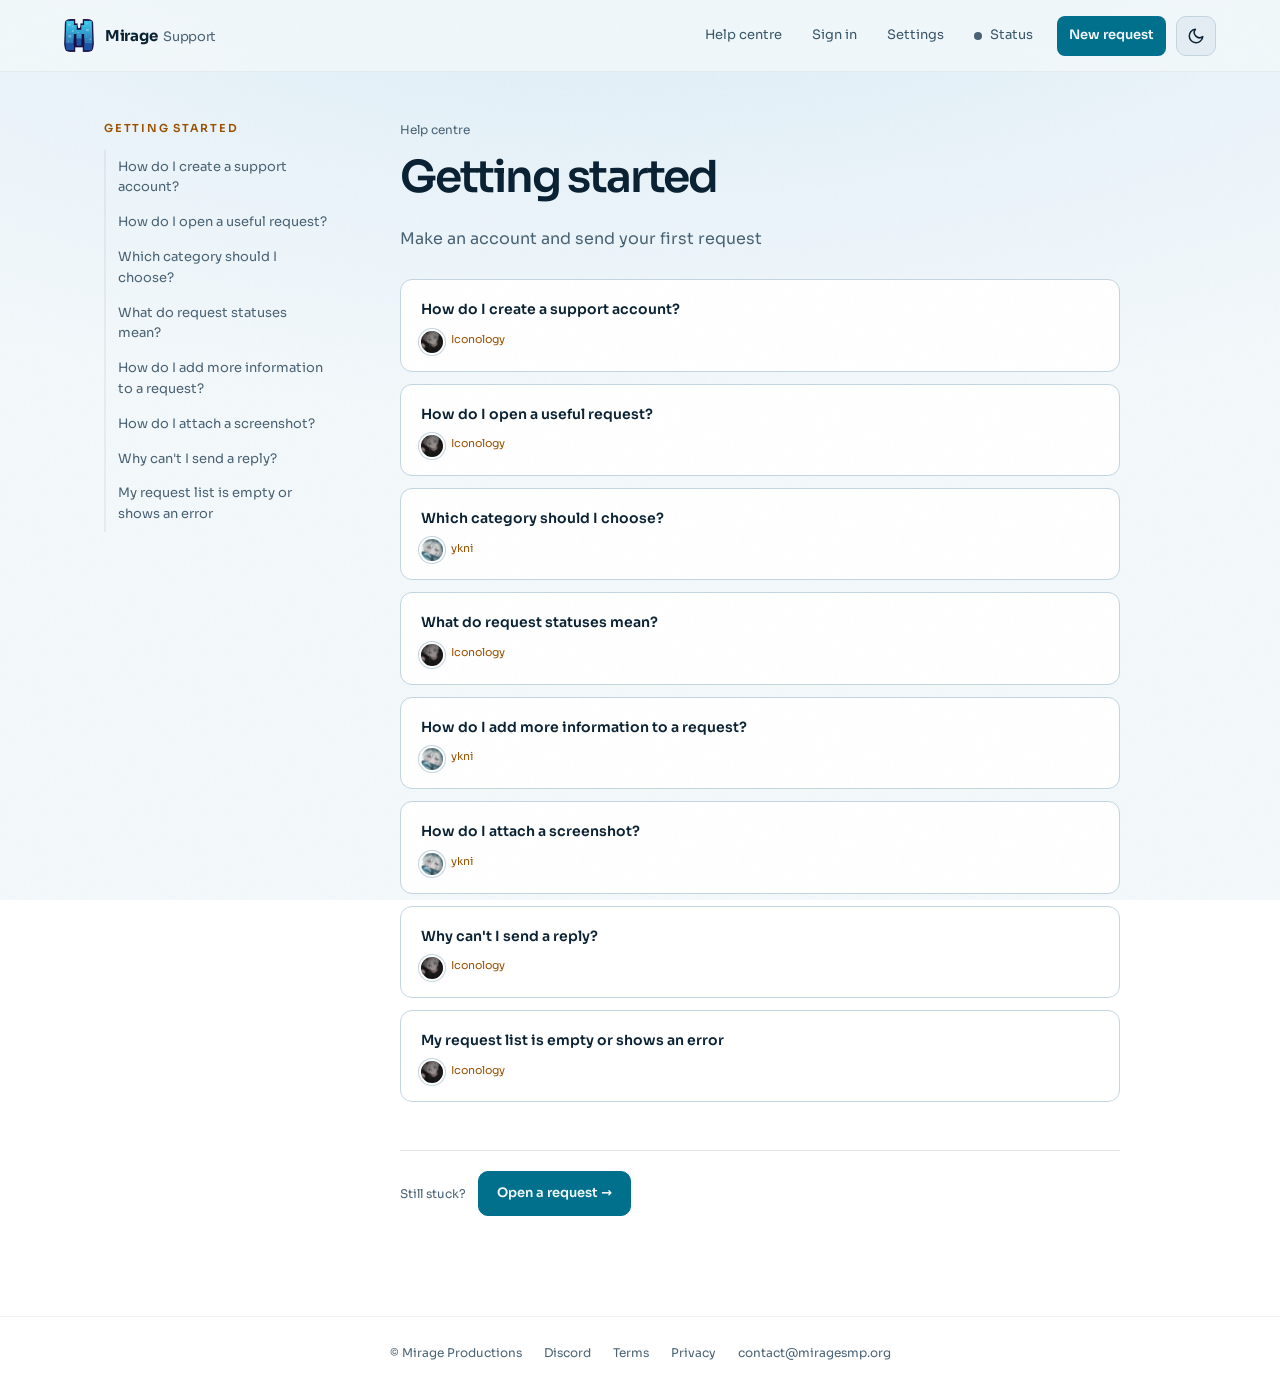
<file: article.html>
<!doctype html>
<html lang="en"><head><script>try{var p=JSON.parse(localStorage.getItem("mprefs")||"{}"),r=document.documentElement;if(p.theme&&p.theme!=="auto")r.dataset.theme=p.theme;if(p.accent)r.dataset.accent=p.accent;if(p.motion!=null)r.dataset.motion=p.motion;if(p.density!=null)r.dataset.density=p.density;if(p.size)r.style.setProperty("--fs",p.size);if(p.lang)r.lang=p.lang}catch(e){}</script><meta charset="utf-8"><meta name="viewport" content="width=device-width,initial-scale=1"><meta name="theme-color" content="#031827"><title>Help – Mirage Support</title>
<link rel="preconnect" href="https://fonts.googleapis.com"><link rel="preconnect" href="https://fonts.gstatic.com" crossorigin><link href="https://fonts.googleapis.com/css2?family=Sora:wght@300;400;500;600;700&display=swap" rel="stylesheet">
<link rel="icon" href="/assets/favicon.png"><link rel="stylesheet" href="/styles.css"></head>
<body><header class="topbar"></header><main class="article"><aside id="side"></aside><div id="main"></div></main>
<script type="module">
import { CATS, ARTICLES, AUTHORS, byLine } from "/articles.js";
import { suggest } from "/suggest.js";
import { t, lang } from "/i18n.js";
const ct = (c, k) => t("cat." + c.id + "." + k);
const p = new URLSearchParams(location.hash.slice(1) || location.search), art = ARTICLES.find(a => a.id === p.get("a"));
const cat = CATS.find(c => c.id === (art ? art.cat : p.get("c"))) || CATS[0];
const inCat = ARTICLES.filter(a => a.cat === cat.id);
side.innerHTML = `<p class="eyebrow" style="margin-bottom:12px">${ct(cat, "t")}</p>` + inCat.map(a => `<a href="/article.html#a=${a.id}" ${art && a.id === art.id ? 'aria-current="page"' : ""}>${a.title}</a>`).join("");
const wanted = p.get("a");
if (wanted && !art) { // unknown or mistyped article link: show a helpful page instead of silently falling back
  document.title = t("art.nf") + " – Mirage Support";
  main.innerHTML = `<div class="crumbs"><a href="/">${t("nav.help")}</a></div><h1>${t("art.nf")}</h1><p class="lead" style="margin-bottom:24px">${t("art.nfp")}</p><div class="row"><button class="button primary" data-search type="button">${t("art.search")}</button><a class="button" href="/">${t("nav.help")}</a></div>`;
  await import("/site.js"); throw 0;
}
const cta = `<div class="vote"><span class="small">${t("art.stuck")}</span><a class="button primary" href="/dashboard/">${t("home.ctaB")} →</a></div>`;
if (art) {
  document.title = art.title + " – Mirage Support";
  main.innerHTML = `<div class="crumbs"><a href="/">${t("nav.help")}</a> / <a href="/article.html#c=${cat.id}">${ct(cat, "t")}</a></div><h1>${art.title}</h1><div class="byline"><span class="av"><img src="${AUTHORS[art.author].img}" alt="${art.author}" width="44" height="44"></span><div>${t("art.by")} <strong>${art.author}</strong><small>${t("art.team")}</small></div></div>${lang() !== "en" ? `<div class="note">${t("art.enOnly")}</div>` : ""}<div class="prose">${art.body}</div>
  ${(r => r.length ? `<h2 class="rel-title">${t("art.related")}</h2><div class="pop" style="grid-template-columns:1fr">${r.map(x => `<a href="/article.html#a=${x.id}"><strong>${x.title}</strong>${byLine(x)}</a>`).join("")}</div>` : "")(suggest(art.title + " " + art.keys, { n: 3, exclude: art.id, cat: art.cat }))}
  <div class="vote" id="vote"><span>${t("art.solved")}</span><button class="button" data-v="1">${t("art.yes")}</button><button class="button" data-v="0">${t("art.no")}</button></div>${cta}`;
  vote.onclick = e => { if (e.target.dataset.v) vote.innerHTML = e.target.dataset.v === "1" ? `<span>${t("art.thanks")}</span>` : `<span>${t("art.sorry")}</span><a class="button primary" href="/dashboard/">${t("home.ctaB")} →</a>`; };
} else {
  document.title = ct(cat, "t") + " – Mirage Support";
  main.innerHTML = `<div class="crumbs"><a href="/">${t("nav.help")}</a></div><h1>${ct(cat, "t")}</h1><p class="lead" style="margin-bottom:28px">${ct(cat, "d")}</p><div class="pop" style="grid-template-columns:1fr">${inCat.map(a => `<a href="/article.html#a=${a.id}"><strong>${a.title}</strong>${byLine(a)}</a>`).join("")}</div>${cta}`;
}
addEventListener("hashchange", () => location.reload());
await import("/site.js");
</script></body></html>
</file>
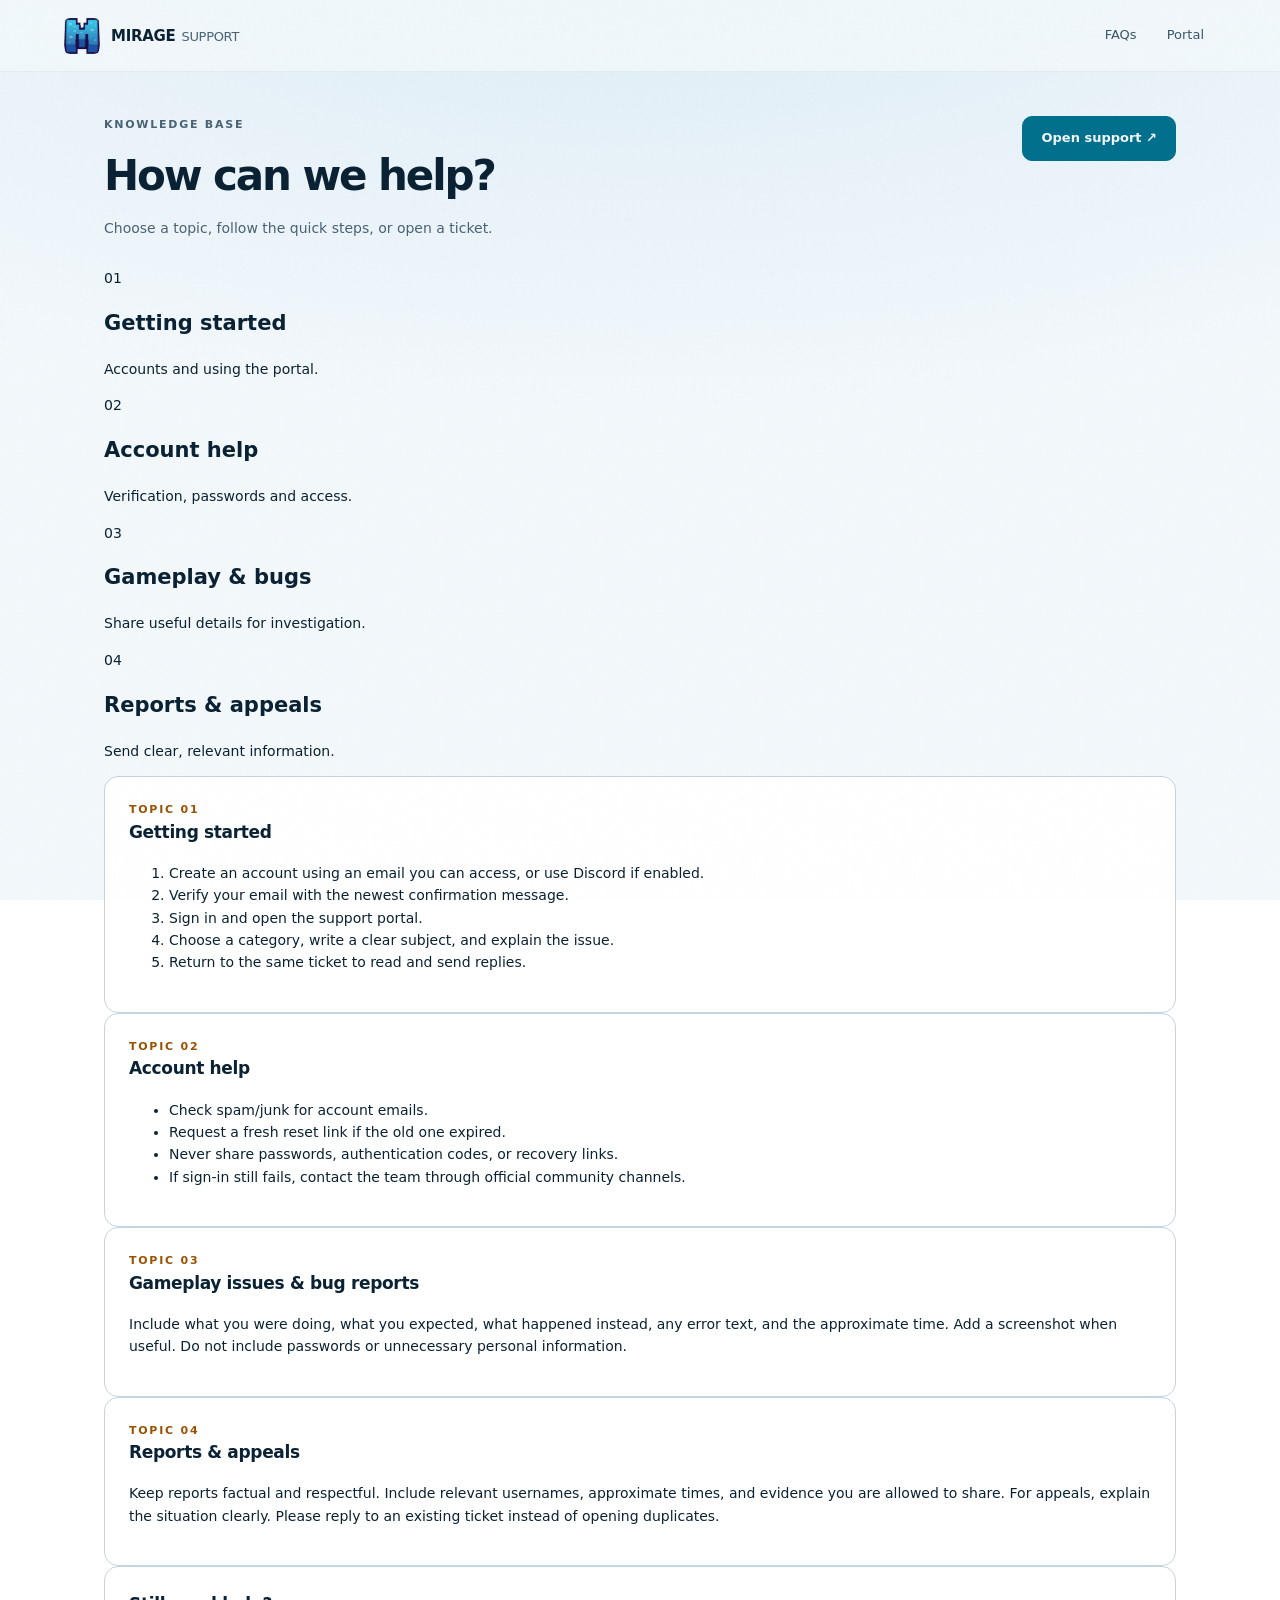
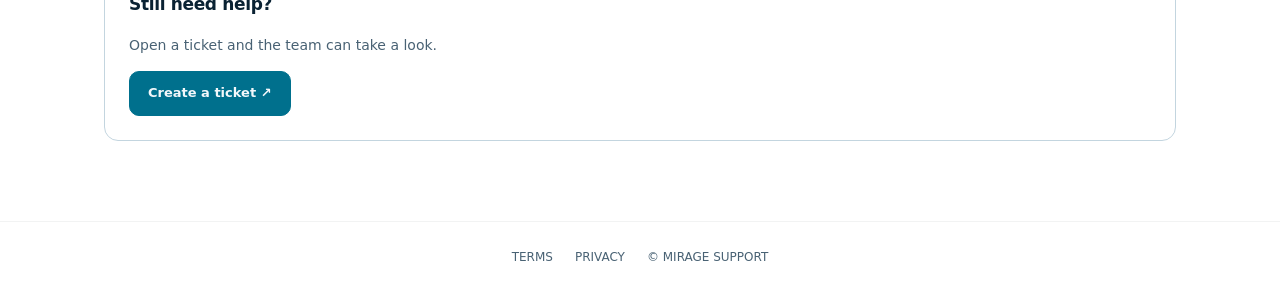
<file: guide.html>
<!doctype html><html lang="en"><head><meta charset="utf-8"><meta name="viewport" content="width=device-width,initial-scale=1"><title>Player Guide — Mirage Support</title><link rel="icon" href="assets/favicon.png"><link rel="stylesheet" href="styles.css"></head><body><header class="topbar"><a class="brand" href="/"><img class="brand-logo" src="/assets/mirage-logo.png" alt="" width="36" height="36"><span class="brand-name">MIRAGE <span>SUPPORT</span></span></a><nav class="site-nav"><a class="text-link" href="faq.html">FAQs</a><a class="text-link" href="/">Portal</a></nav></header><main class="page-wrap"><div class="page-heading"><div><p class="eyebrow">KNOWLEDGE BASE</p><h1>How can we help?</h1><p>Choose a topic, follow the quick steps, or open a ticket.</p></div><a class="button primary" href="/dashboard/">Open support ↗</a></div><div class="topic-grid"><a class="topic-card" href="#start"><span class="topic-icon">01</span><h2>Getting started</h2><p>Accounts and using the portal.</p></a><a class="topic-card" href="#account"><span class="topic-icon">02</span><h2>Account help</h2><p>Verification, passwords and access.</p></a><a class="topic-card" href="#bugs"><span class="topic-icon">03</span><h2>Gameplay & bugs</h2><p>Share useful details for investigation.</p></a><a class="topic-card" href="#reports"><span class="topic-icon">04</span><h2>Reports & appeals</h2><p>Send clear, relevant information.</p></a></div><section id="start" class="card guide-section"><p class="eyebrow">TOPIC 01</p><h2>Getting started</h2><ol><li>Create an account using an email you can access, or use Discord if enabled.</li><li>Verify your email with the newest confirmation message.</li><li>Sign in and open the support portal.</li><li>Choose a category, write a clear subject, and explain the issue.</li><li>Return to the same ticket to read and send replies.</li></ol></section><section id="account" class="card guide-section"><p class="eyebrow">TOPIC 02</p><h2>Account help</h2><ul><li>Check spam/junk for account emails.</li><li>Request a fresh reset link if the old one expired.</li><li>Never share passwords, authentication codes, or recovery links.</li><li>If sign-in still fails, contact the team through official community channels.</li></ul></section><section id="bugs" class="card guide-section"><p class="eyebrow">TOPIC 03</p><h2>Gameplay issues & bug reports</h2><p>Include what you were doing, what you expected, what happened instead, any error text, and the approximate time. Add a screenshot when useful. Do not include passwords or unnecessary personal information.</p></section><section id="reports" class="card guide-section"><p class="eyebrow">TOPIC 04</p><h2>Reports & appeals</h2><p>Keep reports factual and respectful. Include relevant usernames, approximate times, and evidence you are allowed to share. For appeals, explain the situation clearly. Please reply to an existing ticket instead of opening duplicates.</p></section><section class="card guide-cta"><div><h2>Still need help?</h2><p class="muted">Open a ticket and the team can take a look.</p></div><a class="button primary" href="/dashboard/">Create a ticket ↗</a></section></main><footer class="footer"><a href="terms.html">TERMS</a><a href="privacy.html">PRIVACY</a><span>© MIRAGE SUPPORT</span></footer></body></html>
</file>
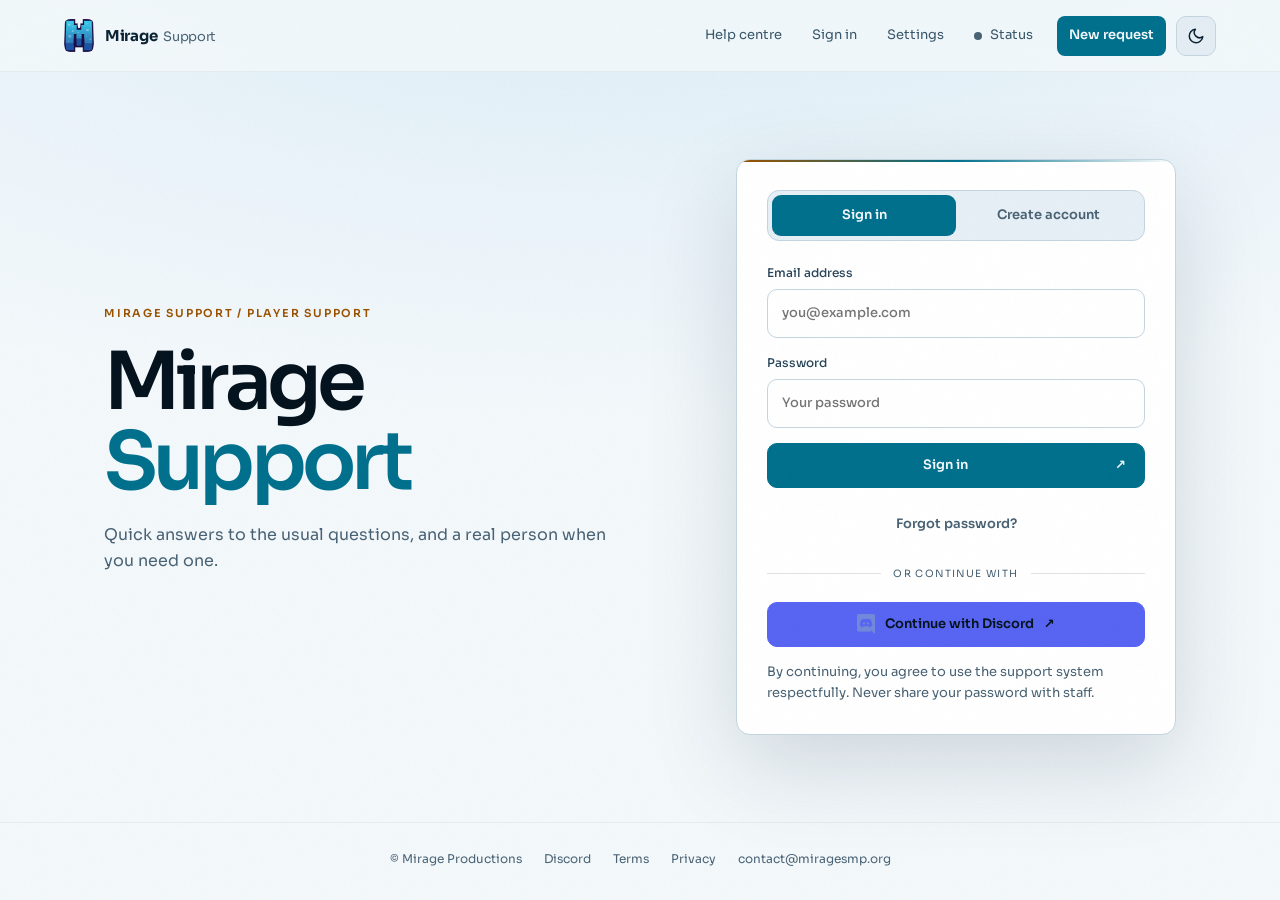
<file: login.html>
<!doctype html>
<html lang="en">
<head><script>try{var p=JSON.parse(localStorage.getItem("mprefs")||"{}"),r=document.documentElement;if(p.theme&&p.theme!=="auto")r.dataset.theme=p.theme;if(p.accent)r.dataset.accent=p.accent;if(p.motion!=null)r.dataset.motion=p.motion;if(p.density!=null)r.dataset.density=p.density;if(p.size)r.style.setProperty("--fs",p.size);if(p.lang)r.lang=p.lang}catch(e){}</script>
  <meta charset="utf-8">
  <meta name="viewport" content="width=device-width, initial-scale=1">
  <meta name="theme-color" content="#031827">
  <meta name="description" content="Official Mirage Support portal. Sign in to contact the team and track support tickets.">
  <title>Mirage Support</title>
  
  
  
  <link rel="preconnect" href="https://fonts.googleapis.com"><link rel="preconnect" href="https://fonts.gstatic.com" crossorigin><link href="https://fonts.googleapis.com/css2?family=Sora:wght@300;400;500;600;700&display=swap" rel="stylesheet"><link rel="icon" type="image/png" href="/assets/favicon.png"><link rel="stylesheet" href="/styles.css">
</head>
<body class="landing-page">
  <header class="topbar">
    <a class="brand" href="https://miragesmp.org/" aria-label="Mirage Support home"><img class="brand-logo" src="/assets/mirage-logo.png" alt="" width="36" height="36"><span class="brand-name">Mirage <span>SUPPORT</span></span></a>
    <nav class="site-nav" aria-label="Main navigation">
      <a class="text-link" href="https://miragesmp.org/">Home</a>
      <a class="text-link" href="/">Guides</a><a class="text-link" href="/">FAQs</a>
      <a class="text-link" href="https://discord.gg/miragesmp">Discord ↗</a>
    </nav>
  </header>
  <main class="auth-layout">
    <section class="intro">
      <p class="eyebrow"><span class="eyebrow-dot"></span> MIRAGE SUPPORT / PLAYER SUPPORT</p>
      <h1><span class="hero-white">Mirage</span><br><span class="accent">Support</span></h1>
      <p class="muted lead" data-i18n="home.lead">Welcome to Mirage Support. Get help with the server or your account, track your requests, and follow every reply in one place.</p>
      <div class="support-note"><span class="support-note-mark">↗</span><div><strong>One place for support.</strong><p>Open a ticket, add screenshots, and check back whenever you need.</p></div></div>
      <div class="trust-row"><span>Private conversations</span><span>Real staff support</span><span>Ticket history</span></div>
    </section>
    <section id="portal" class="panel auth-panel" aria-label="Sign in or create an account">
      <div class="panel-kicker">PLAYER PORTAL</div>
      <div class="tabs"><button class="tab active" type="button" data-tab="login" data-i18n="nav.signin">Sign in</button><button class="tab" type="button" data-tab="signup" data-i18n="login.tabUp">Create account</button></div>
      <div id="notice" class="notice" role="status" aria-live="polite" hidden></div>
      <div id="setup-warning" class="notice error" hidden>Finish setup first: add your Supabase URL and public key to <code>config.js</code>.</div>
      <form id="login-form" class="form-stack">
        <label><span data-i18n="login.email">Email address</span><input name="email" type="email" autocomplete="email" required placeholder="you@example.com"></label>
        <label><span data-i18n="login.pass">Password</span><input name="password" type="password" autocomplete="current-password" required minlength="6" placeholder="Your password" data-i18n-ph="login.passPhIn"></label>
        <button class="button primary" type="submit"><span data-i18n="nav.signin">Sign in</span> <span>↗</span></button>
        <button id="reset-password" class="button link-button" type="button" data-i18n="login.forgot">Forgot password?</button>
      </form>
      <form id="signup-form" class="form-stack" hidden>
        <label><span data-i18n="login.user">Username</span><input name="username" type="text" autocomplete="username" required minlength="3" maxlength="24" pattern="[A-Za-z0-9_]+" title="Use 3–24 letters, numbers or underscores." placeholder="Your player name" data-i18n-ph="login.userPh"></label>
        <p class="hint" data-i18n="login.userHint">Use 3–24 letters, numbers or underscores.</p>
        <label><span data-i18n="login.email">Email address</span><input name="email" type="email" autocomplete="email" required placeholder="you@example.com"></label>
        <label><span data-i18n="login.pass">Password</span><input name="password" type="password" autocomplete="new-password" required minlength="8" placeholder="At least 8 characters" data-i18n-ph="login.passPhUp"></label>
        <p class="hint" data-i18n="login.passHint">Use at least 8 characters. You may need to verify your email before signing in.</p>
        <button class="button primary" type="submit"><span data-i18n="login.tabUp">Create account</span> <span>↗</span></button>
      </form>
      <div class="or-divider"><span data-i18n="login.or">OR CONTINUE WITH</span></div>
      <button id="discord-login" class="button discord" type="button"><img src="assets/discord.webp" alt="" class="discord-logo"> <span data-i18n="login.discord">Continue with Discord</span> <span class="button-arrow">↗</span></button>
      <p class="fine-print login-discord-note" data-i18n="login.fine">By continuing, you agree to use the support system respectfully. Never share your password with staff.</p>
    </section>
  </main>
  <footer class="footer"><span>© MIRAGE SUPPORT</span><span>SUPPORT CENTRE</span><a href="terms.html">TERMS</a><a href="privacy-policy.html">PRIVACY</a></footer>
  <script type="module" src="auth.js"></script>
<script type="module" src="/site.js"></script></body>
</html>
</file>
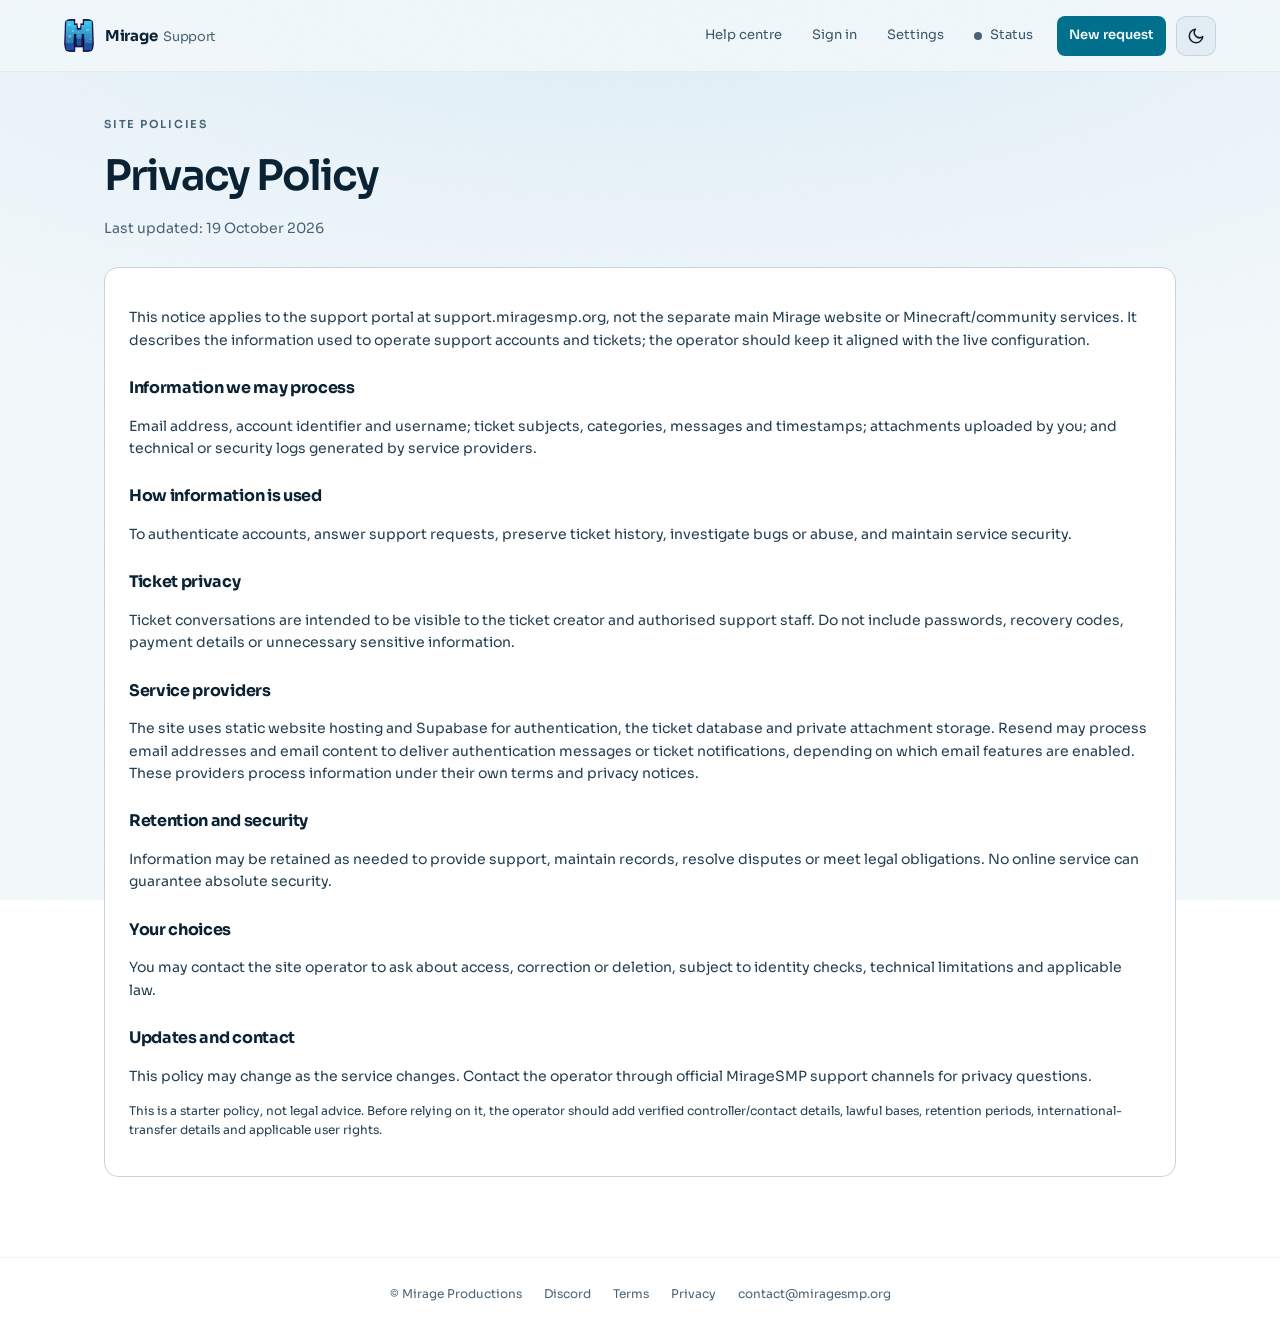
<file: privacy-policy.html>
<!doctype html><html lang="en"><head><script>try{var p=JSON.parse(localStorage.getItem("mprefs")||"{}"),r=document.documentElement;if(p.theme&&p.theme!=="auto")r.dataset.theme=p.theme;if(p.accent)r.dataset.accent=p.accent;if(p.motion!=null)r.dataset.motion=p.motion;if(p.density!=null)r.dataset.density=p.density;if(p.size)r.style.setProperty("--fs",p.size);if(p.lang)r.lang=p.lang}catch(e){}</script><meta charset="utf-8"><meta name="viewport" content="width=device-width,initial-scale=1"><title>Privacy Policy — Mirage Support</title><link rel="preconnect" href="https://fonts.googleapis.com"><link rel="preconnect" href="https://fonts.gstatic.com" crossorigin><link href="https://fonts.googleapis.com/css2?family=Sora:wght@300;400;500;600;700&display=swap" rel="stylesheet"><link rel="icon" href="/assets/favicon.png"><link rel="stylesheet" href="/styles.css"></head><body><header class="topbar"><a class="brand" href="/"><span class="brand-mark">M</span><span class="brand-name">MIRAGE <span>SUPPORT</span></span></a><nav class="site-nav"><a class="text-link" href="/">Guides</a><a class="text-link" href="terms.html">Terms</a></nav></header><main class="page-wrap legal-page"><div class="page-heading"><div><p class="eyebrow">SITE POLICIES</p><h1>Privacy Policy</h1><p>Last updated: 19 October 2026</p></div></div><article class="card legal-copy"><p>This notice applies to the support portal at support.miragesmp.org, not the separate main Mirage website or Minecraft/community services. It describes the information used to operate support accounts and tickets; the operator should keep it aligned with the live configuration.</p><h2>Information we may process</h2><p>Email address, account identifier and username; ticket subjects, categories, messages and timestamps; attachments uploaded by you; and technical or security logs generated by service providers.</p><h2>How information is used</h2><p>To authenticate accounts, answer support requests, preserve ticket history, investigate bugs or abuse, and maintain service security.</p><h2>Ticket privacy</h2><p>Ticket conversations are intended to be visible to the ticket creator and authorised support staff. Do not include passwords, recovery codes, payment details or unnecessary sensitive information.</p><h2>Service providers</h2><p>The site uses static website hosting and Supabase for authentication, the ticket database and private attachment storage. Resend may process email addresses and email content to deliver authentication messages or ticket notifications, depending on which email features are enabled. These providers process information under their own terms and privacy notices.</p><h2>Retention and security</h2><p>Information may be retained as needed to provide support, maintain records, resolve disputes or meet legal obligations. No online service can guarantee absolute security.</p><h2>Your choices</h2><p>You may contact the site operator to ask about access, correction or deletion, subject to identity checks, technical limitations and applicable law.</p><h2>Updates and contact</h2><p>This policy may change as the service changes. Contact the operator through official MirageSMP support channels for privacy questions.</p><p class="small">This is a starter policy, not legal advice. Before relying on it, the operator should add verified controller/contact details, lawful bases, retention periods, international-transfer details and applicable user rights.</p></article></main><footer class="footer"><a href="/">GUIDES</a><a href="/">FAQS</a><a href="terms.html">TERMS</a><span>© MIRAGE SUPPORT</span></footer><script type="module" src="/site.js"></script><script type="module" src="/legal-i18n.js"></script></body></html>
</file>
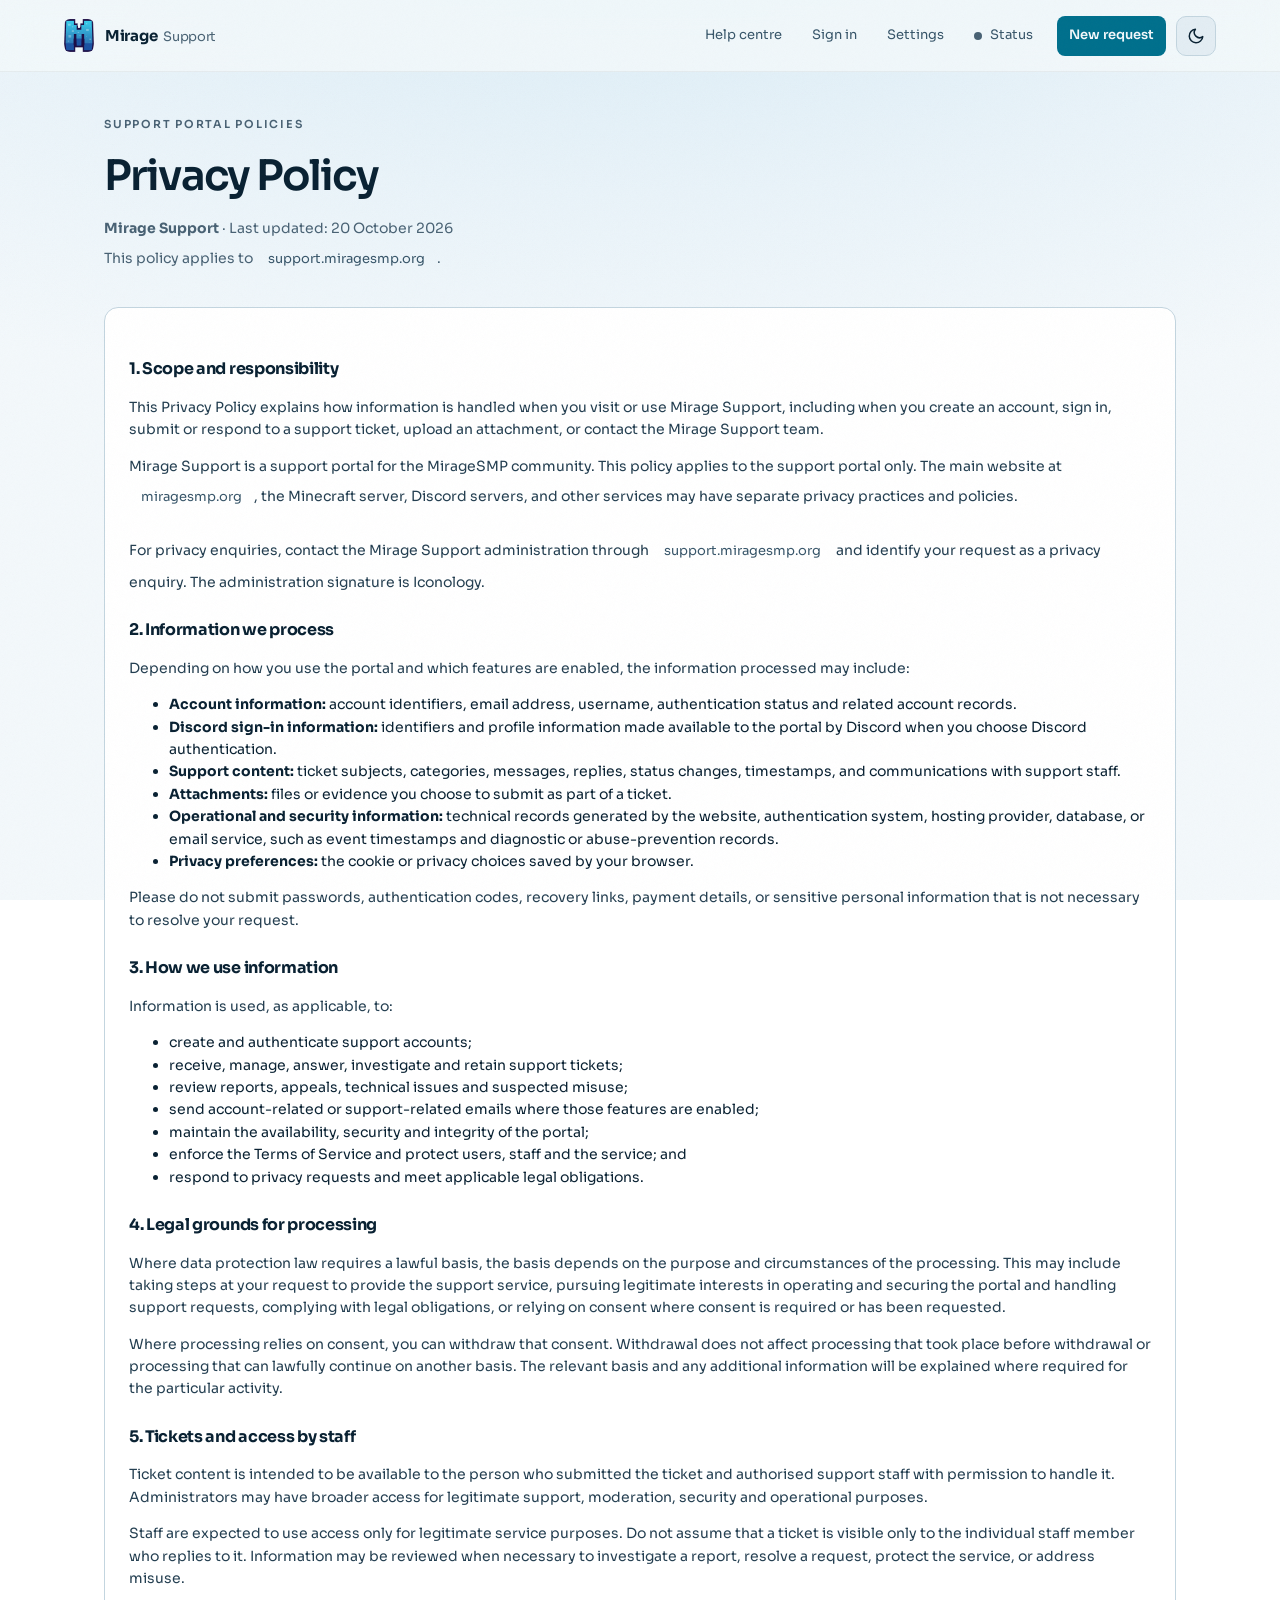
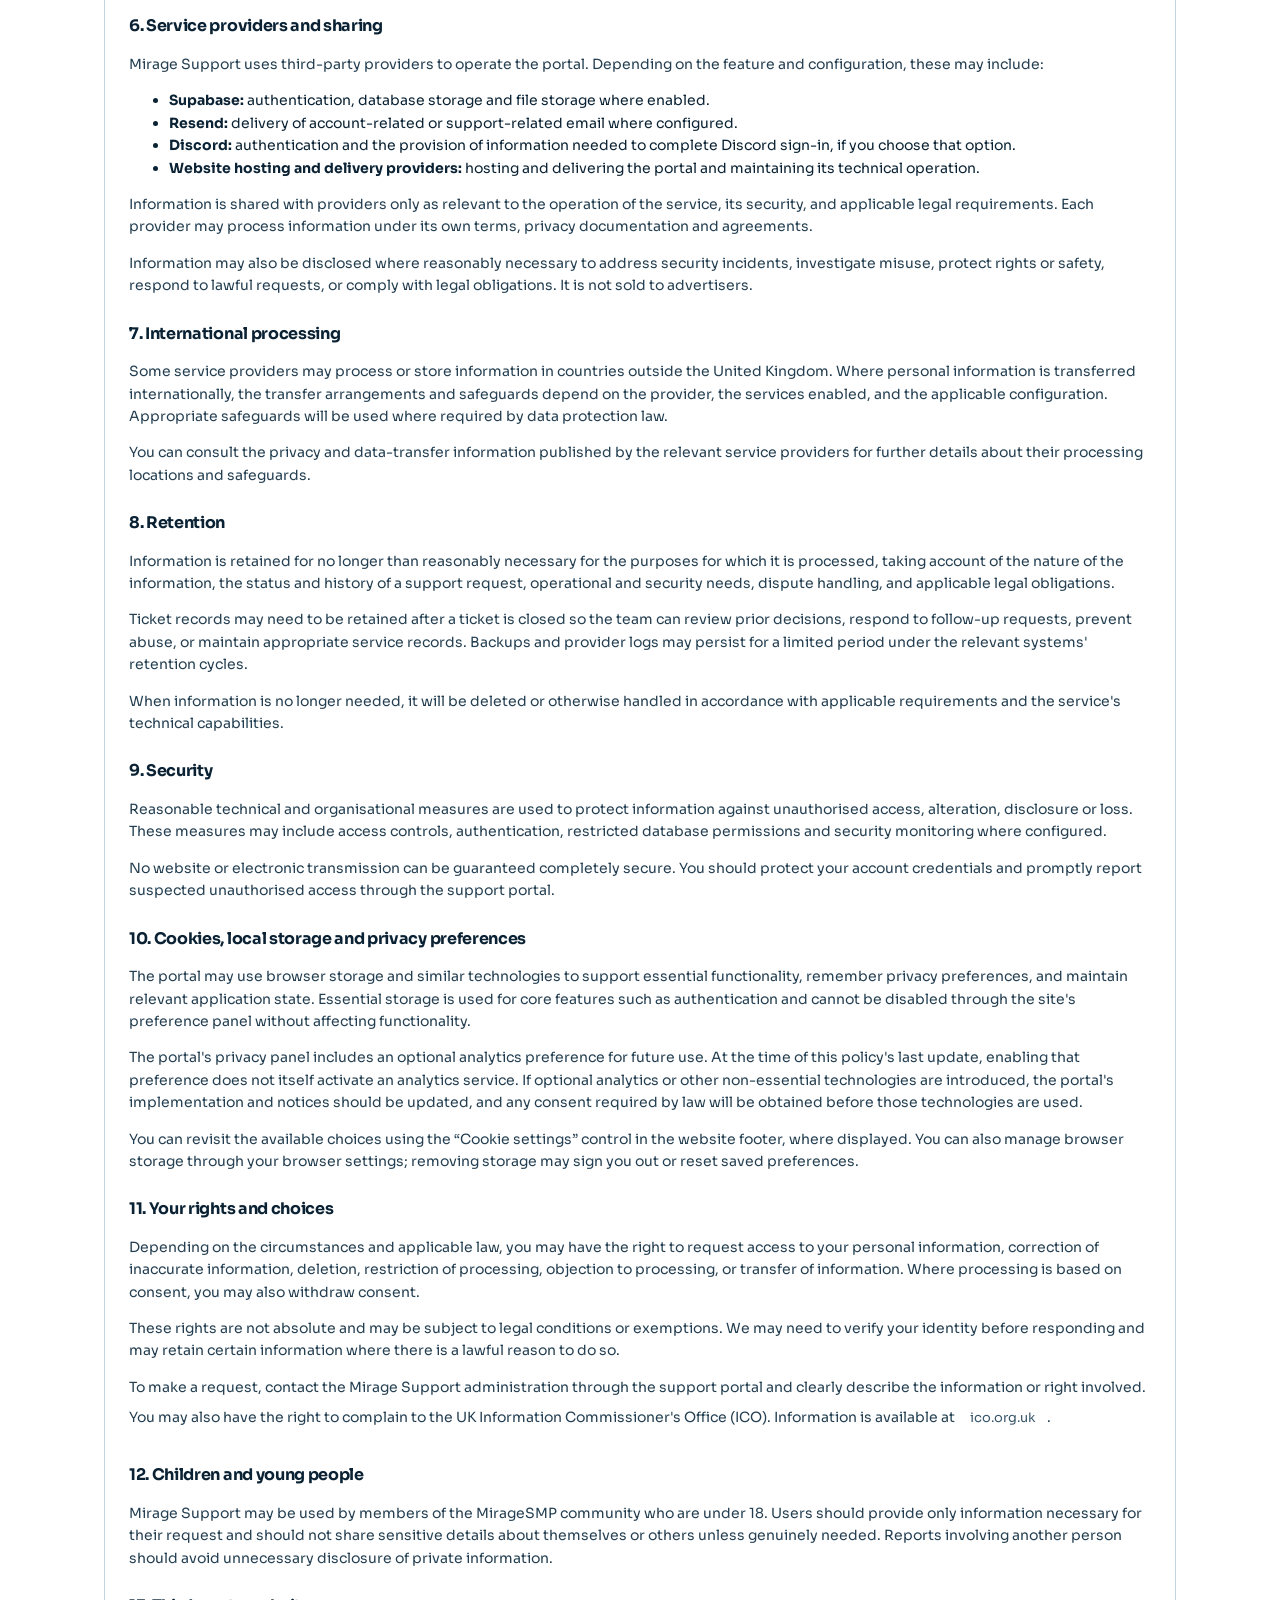
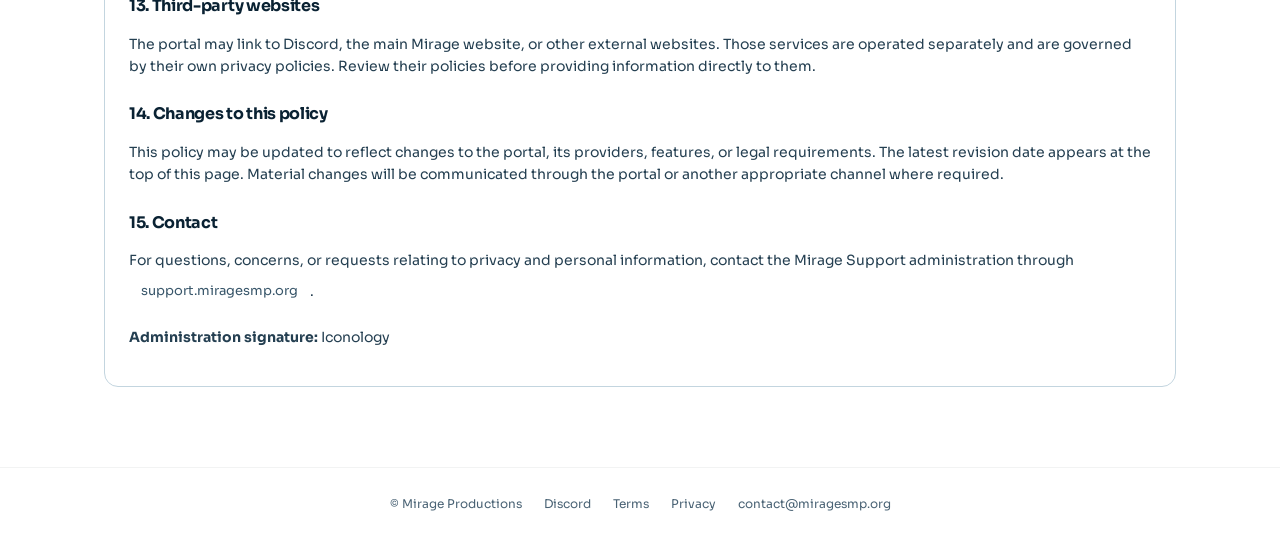
<file: privacy.html>
<!doctype html>
<html lang="en"><head><meta charset="utf-8"><meta name="viewport" content="width=device-width,initial-scale=1"><meta http-equiv="refresh" content="0;url=/privacy/"><link rel="canonical" href="https://support.miragesmp.org/privacy/"><title>Redirecting to Privacy Policy — Mirage Support</title><script>location.replace("/privacy/" + location.search + location.hash);</script></head><body><p>The Privacy Policy has moved to <a href="/privacy/">/privacy/</a>.</p></body></html>
</file>
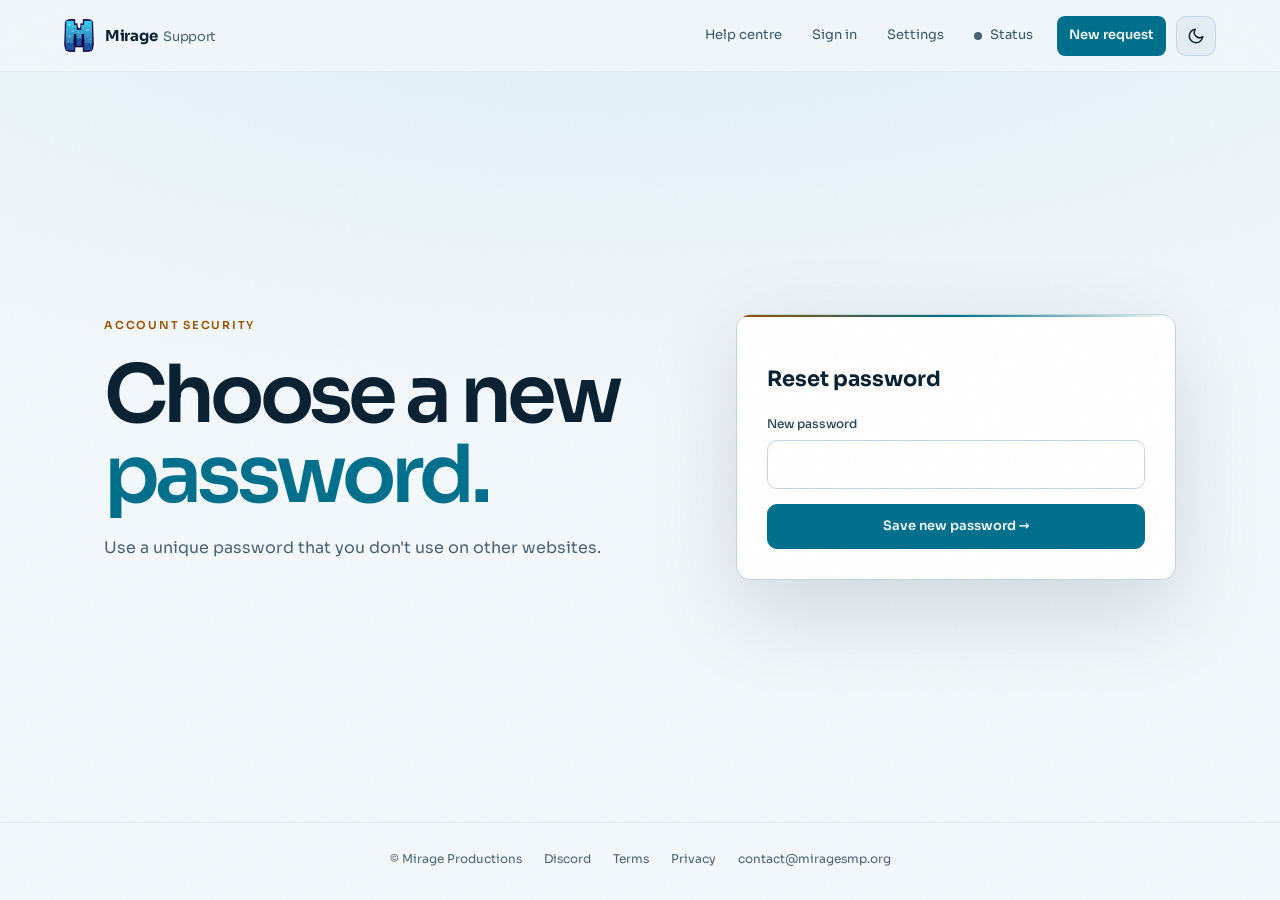
<file: reset-password.html>
<!doctype html>
<html lang="en"><head><script>try{var p=JSON.parse(localStorage.getItem("mprefs")||"{}"),r=document.documentElement;if(p.theme&&p.theme!=="auto")r.dataset.theme=p.theme;if(p.accent)r.dataset.accent=p.accent;if(p.motion!=null)r.dataset.motion=p.motion;if(p.density!=null)r.dataset.density=p.density;if(p.size)r.style.setProperty("--fs",p.size);if(p.lang)r.lang=p.lang}catch(e){}</script><meta charset="utf-8"><meta name="viewport" content="width=device-width,initial-scale=1"><title>Reset password | Mirage Support</title><link rel="preconnect" href="https://fonts.googleapis.com"><link rel="preconnect" href="https://fonts.gstatic.com" crossorigin><link href="https://fonts.googleapis.com/css2?family=Sora:wght@300;400;500;600;700&display=swap" rel="stylesheet"><link rel="icon" type="image/png" href="/assets/favicon.png"><link rel="stylesheet" href="/styles.css"></head>
<body><header class="topbar"><a class="brand" href="index.html"><img class="brand-logo" src="/assets/mirage-logo.png" alt="" width="36" height="36"> Mirage <span>Support</span></a><a class="text-link" href="index.html">Back to sign in</a></header>
<main class="auth-layout"><section class="intro"><p class="eyebrow">ACCOUNT SECURITY</p><h1>Choose a new<br><span class="accent">password.</span></h1><p class="muted lead">Use a unique password that you don't use on other websites.</p></section>
<section class="panel auth-panel"><h2 style="">Reset password</h2><div id="notice" class="notice" role="status" hidden></div><form id="reset-form" class="form-stack"><label>New password<input name="password" type="password" autocomplete="new-password" minlength="8" required></label><button class="button primary" type="submit">Save new password →</button></form></section></main><footer class="footer">© Mirage Support</footer><script type="module" src="reset-password.js"></script><script type="module" src="/site.js"></script></body></html>
</file>
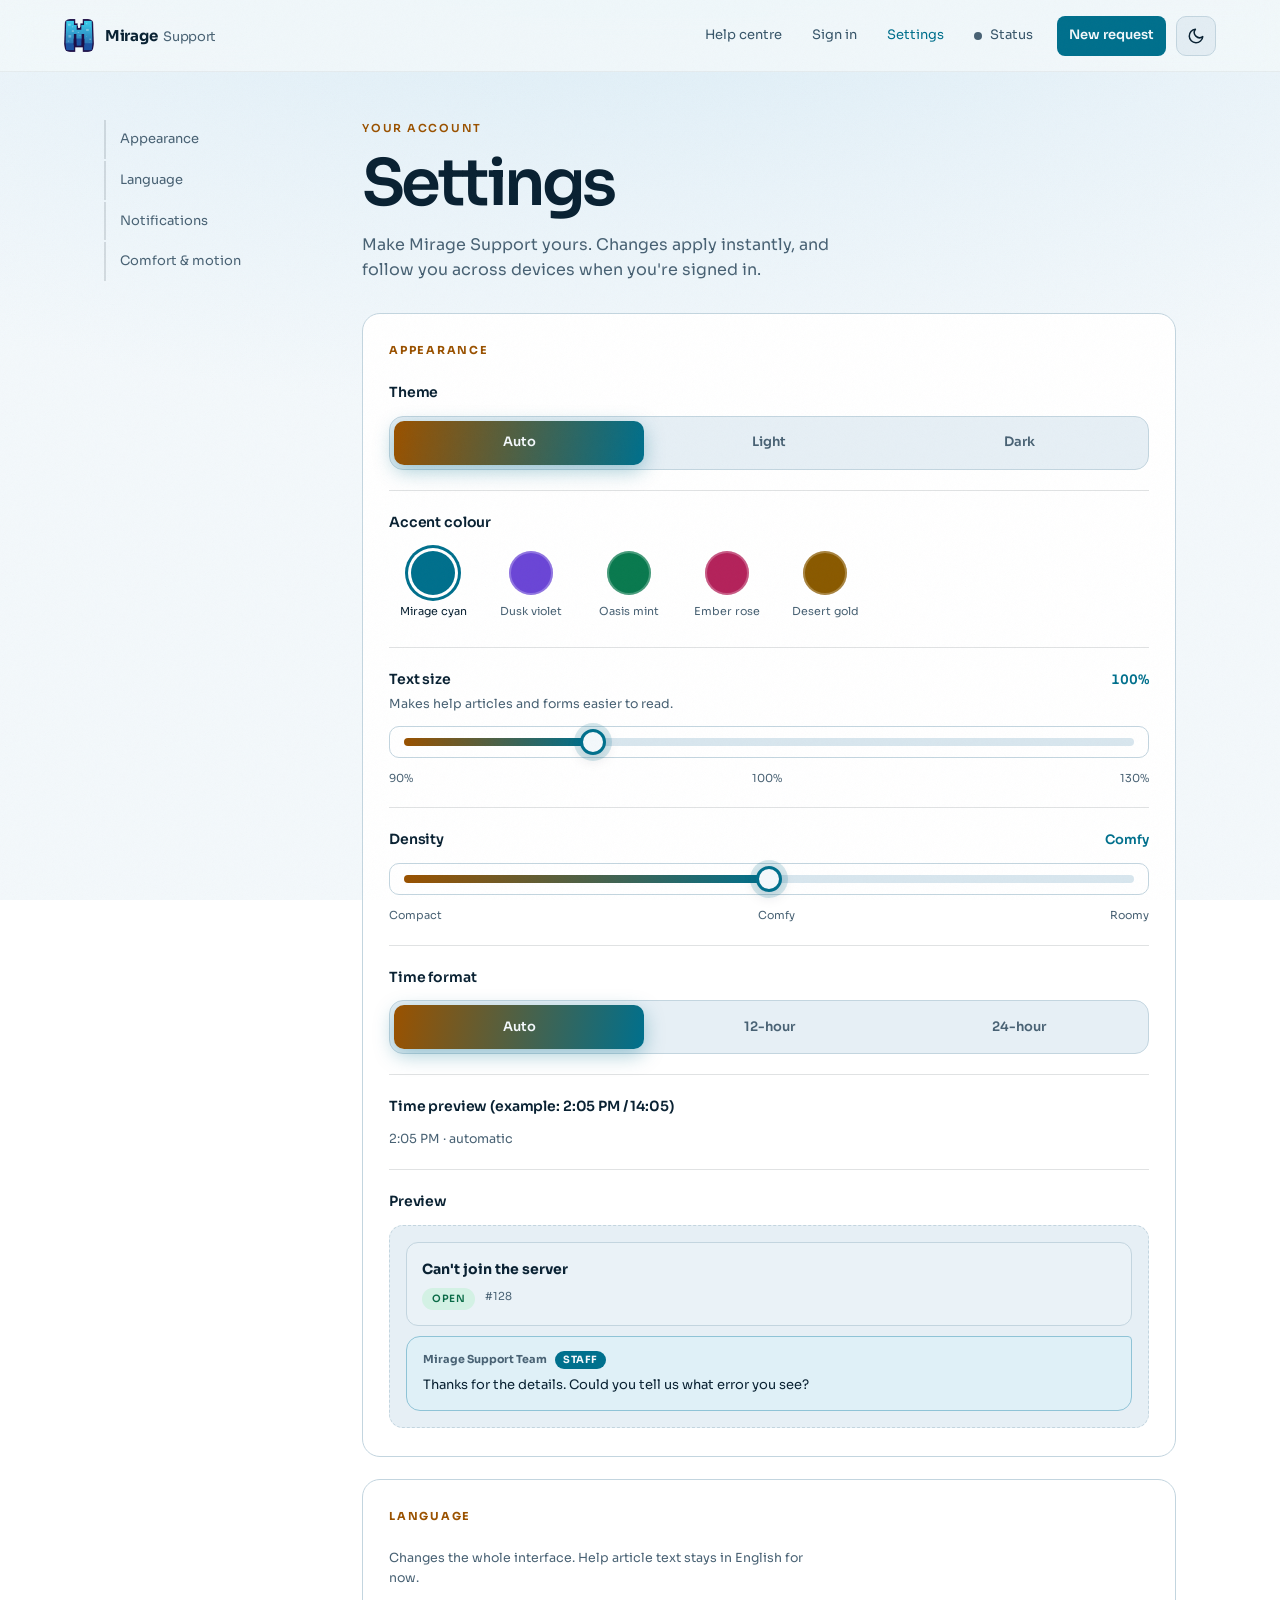
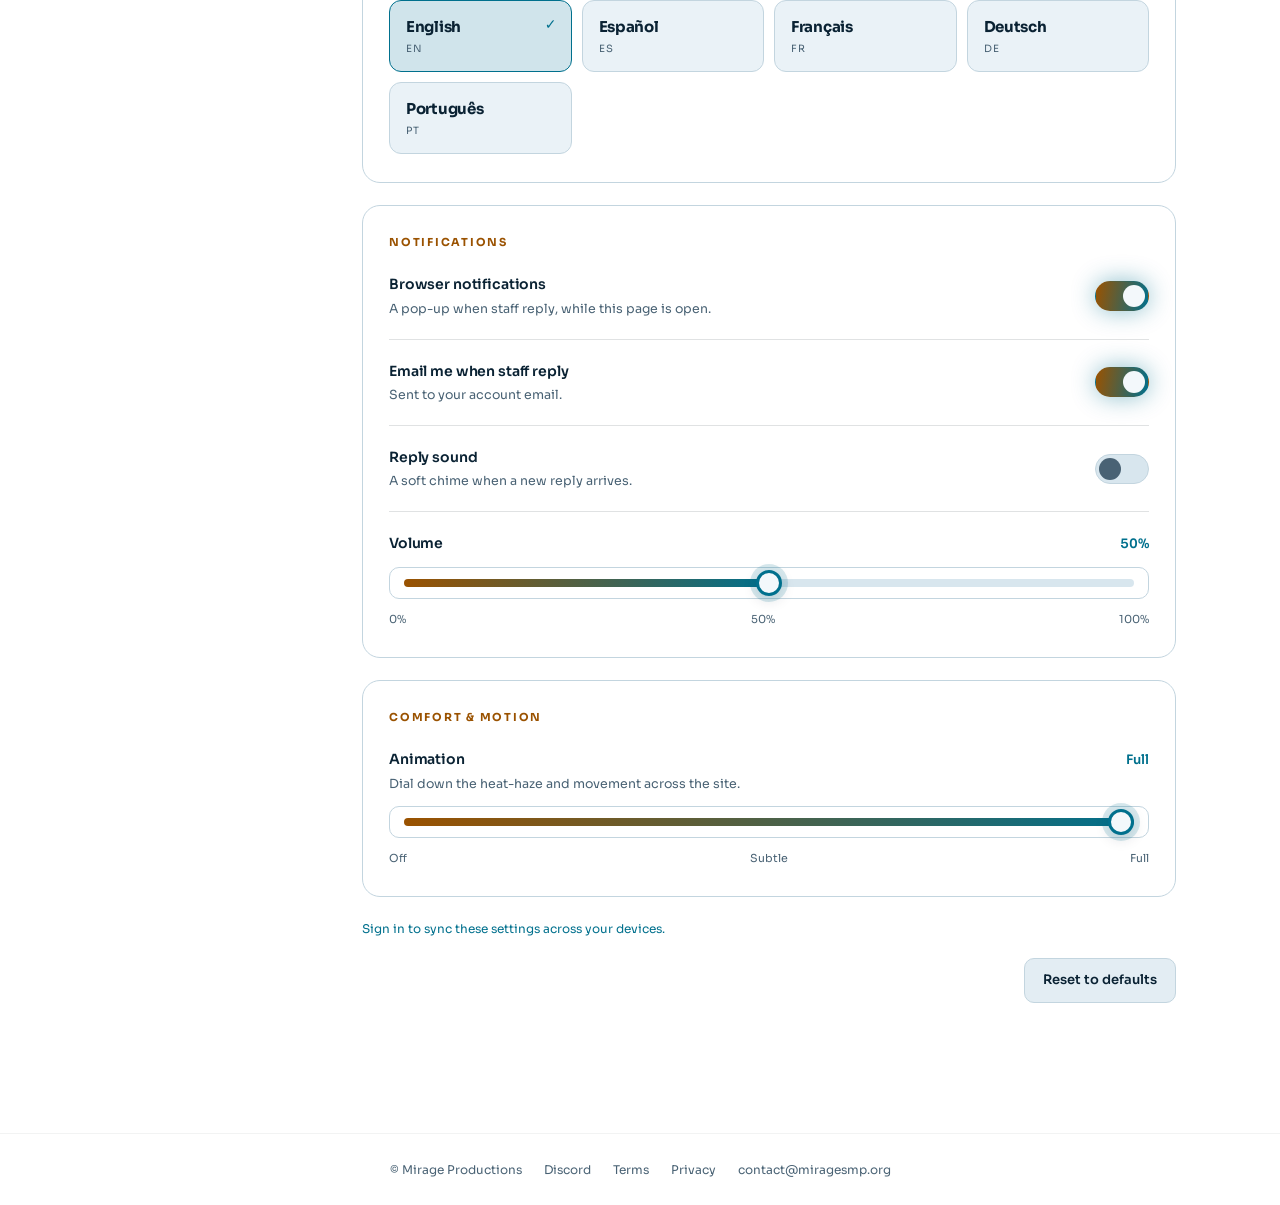
<file: settings.html>
<!doctype html>
<html lang="en"><head><script>try{var p=JSON.parse(localStorage.getItem("mprefs")||"{}"),r=document.documentElement;if(p.theme&&p.theme!=="auto")r.dataset.theme=p.theme;if(p.accent)r.dataset.accent=p.accent;if(p.motion!=null)r.dataset.motion=p.motion;if(p.density!=null)r.dataset.density=p.density;if(p.size)r.style.setProperty("--fs",p.size);if(p.lang)r.lang=p.lang}catch(e){}</script><meta charset="utf-8"><meta name="viewport" content="width=device-width,initial-scale=1"><meta name="theme-color" content="#031827"><title>Settings – Mirage Support</title>
<link rel="preconnect" href="https://fonts.googleapis.com"><link rel="preconnect" href="https://fonts.gstatic.com" crossorigin><link href="https://fonts.googleapis.com/css2?family=Sora:wght@300;400;500;600;700&display=swap" rel="stylesheet">
<link rel="icon" href="/assets/favicon.png"><link rel="stylesheet" href="/styles.css"></head>
<body><header class="topbar"></header>
<main class="set-wrap" id="content"><nav class="set-nav" id="setnav" aria-label="Settings sections"></nav><div id="panels"></div></main>
<div class="save-chip" id="save-chip" role="status" aria-live="polite"></div>
<script type="module" src="/settings.js"></script><script type="module" src="/site.js"></script></body></html>
</file>
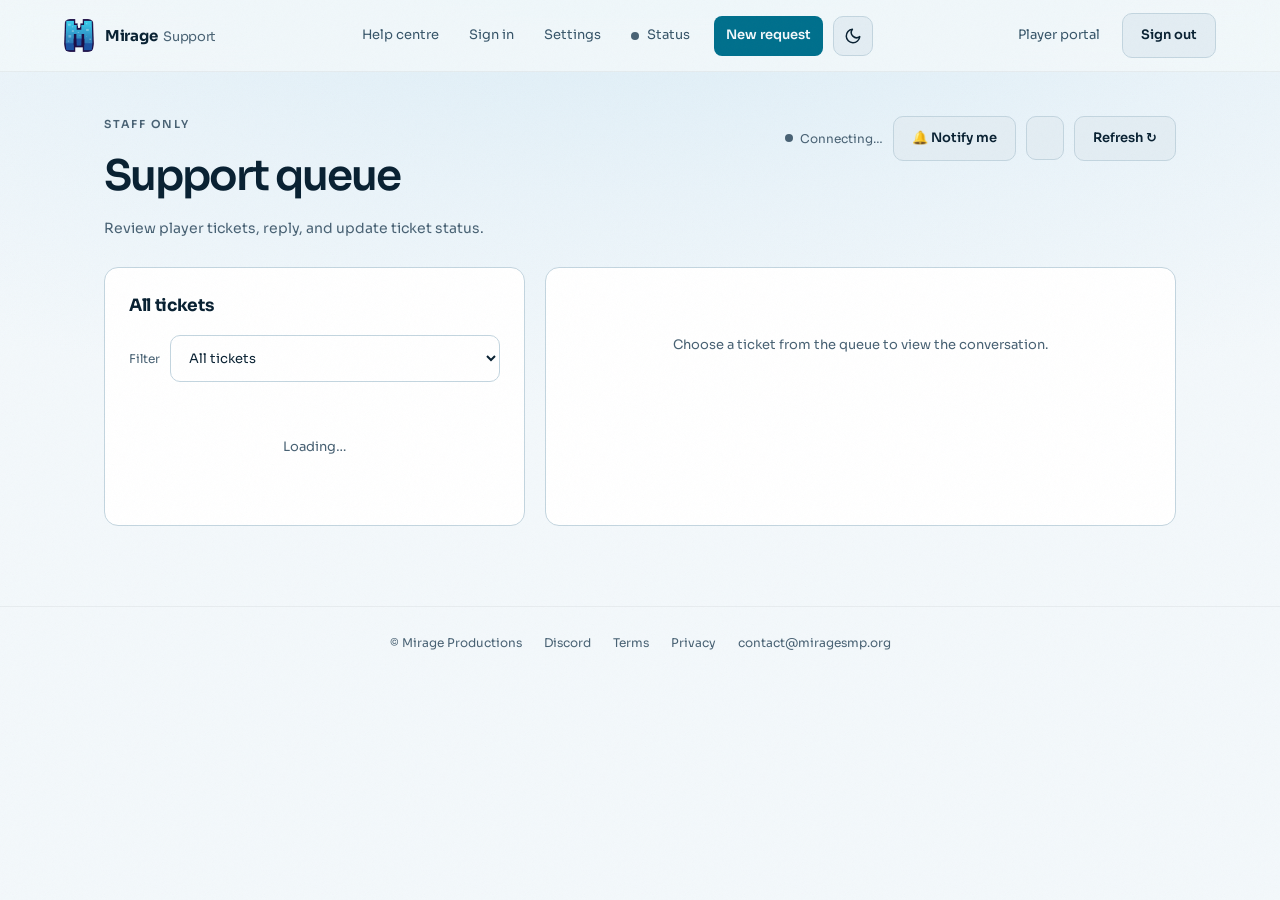
<file: staff.html>
<!doctype html>
<html lang="en"><head><script>try{var p=JSON.parse(localStorage.getItem("mprefs")||"{}"),r=document.documentElement;if(p.theme&&p.theme!=="auto")r.dataset.theme=p.theme;if(p.accent)r.dataset.accent=p.accent;if(p.motion!=null)r.dataset.motion=p.motion;if(p.density!=null)r.dataset.density=p.density;if(p.size)r.style.setProperty("--fs",p.size);if(p.lang)r.lang=p.lang}catch(e){}</script><meta charset="utf-8"><meta name="viewport" content="width=device-width,initial-scale=1"><title>Staff dashboard — Mirage Support</title><link rel="preconnect" href="https://fonts.googleapis.com"><link rel="preconnect" href="https://fonts.gstatic.com" crossorigin><link href="https://fonts.googleapis.com/css2?family=Sora:wght@300;400;500;600;700&display=swap" rel="stylesheet"><link rel="icon" type="image/png" href="/assets/favicon.png"><link rel="stylesheet" href="/styles.css"></head>
<body><header class="topbar"><a class="brand" href="https://miragesmp.org/" aria-label="Mirage Support home"><img class="brand-logo" src="/assets/mirage-logo.png" alt="" width="36" height="36"><span class="brand-name">MIRAGE <span>SUPPORT</span></span></a><div class="row"><a class="text-link" href="/dashboard/">Player portal</a><button id="signout" class="button">Sign out</button></div></header>
<main class="page-wrap"><div class="page-heading"><div><p class="eyebrow">STAFF ONLY</p><h1>Support queue</h1><p>Review player tickets, reply, and update ticket status.</p></div><div class="row"><span id="live" class="live" role="status" data-s="off">Connecting…</span><button id="bell" type="button" class="button">🔔 Notify me</button><div class="name-edit"><button id="name-btn" type="button" class="button" aria-haspopup="true" aria-expanded="false" aria-controls="name-panel"></button>
<form id="name-panel" class="name-panel" hidden><label for="name-input"><strong>Your display name</strong></label><input id="name-input" class="field" maxlength="40" autocomplete="off" placeholder="e.g. Iconology"><div class="row"><button class="button primary" type="submit">Save</button><button type="button" class="button" id="name-cancel">Cancel</button></div><p class="small" style="margin:0">Shown when you claim a ticket and on your replies. More options (badge, colour) are in Settings.</p></form></div>
<button id="refresh" class="button">Refresh ↻</button></div></div><div id="notice" class="notice" role="status" aria-live="polite" hidden></div>
<section id="admin-tools" class="card" hidden style="margin-bottom:20px">
  <h2>Administrator controls</h2>
  <p class="small">Manage staff access and remove tickets when necessary. These controls are restricted by Supabase to businessiconology@gmail.com.</p>
  <form id="grant-staff-form" class="row" style="align-items:end;gap:10px;flex-wrap:wrap">
    <label style="flex:1;min-width:220px">Grant staff access by account email<input class="field" type="email" name="email" required placeholder="staff@example.com"></label>
    <button class="button primary" type="submit">Grant access</button>
  </form>
  <form id="revoke-staff-form" class="row" style="align-items:end;gap:10px;flex-wrap:wrap;margin-top:12px">
    <label style="flex:1;min-width:220px">Revoke staff access by account email<input class="field" type="email" name="email" required placeholder="staff@example.com"></label>
    <button class="button" type="submit">Revoke access</button>
  </form>
  <h2 style="margin-top:22px">Backup</h2>
  <div class="row"><button id="backup-json" type="button" class="button">Download everything (JSON)</button><button id="backup-csv" type="button" class="button">Download everything (CSV)</button><span id="backup-status" class="small" role="status"></span></div>
  <p class="small">Every ticket and message. Attached images are listed by file name but not downloaded.</p>
</section>
<div class="layout-grid"><section class="card"><h2>All tickets</h2><div class="row" style="margin-bottom:12px"><label class="small" for="filter">Filter</label><select id="filter" class="field" style="flex:1"><option value="all">All tickets</option><option value="open">Open</option><option value="in_progress">In progress</option><option value="closed">Closed</option><option value="mine">Assigned to me</option><option value="unassigned">Unassigned</option><option value="urgent">High &amp; urgent priority</option></select></div><div id="ticket-list" class="ticket-list"><p class="empty">Loading…</p></div></section>
<section id="ticket-detail" class="card"><p class="empty">Choose a ticket from the queue to view the conversation.</p></section></div></main><script type="module" src="staff.js"></script><script type="module" src="/site.js"></script></body></html>
</file>
<file: styles.css>
:root{color-scheme:dark;--strong:#fff;--field:#041a29;--deep:#03121e;--chip:#0a2b42;--chip2:#10374d;--sel:#0e3a54;--sel-line:#1f6a86;--glass:#031827cc;--glass2:#031827f5;--scrim:#021019cc;--hov:#ffffff0d;--hair:#ffffff1a;--btn-text:#eafaff;--nav-text:#bcd3df;--prose:#d2e4ed;--label:#cfe3ed;--note-text:#f1e3d2;--st-text:#d9f8ff;--st-open-bg:#10433f;--st-prog-bg:#4a3a1e;--st-closed-bg:#172d3d;--ok-bg:#0a3b3a;--err-bg:#3b2027;--urg-bg:#5a2330;--urg-text:#ffc9c8;--shadow:#0007;--bg-1:#0b3a57;--bg-2:#052238;--cta-1:#0b3550;--grain:.05;--bg:#031827;--panel:#071f33;--panel2:#0a2940;--line:#16445a;--text:#f2fbff;--muted:#8fb0c1;--accent:#65eaff;--sand:#ffc98a;--good:#9af4d1;--danger:#ffaaa9;--ease:cubic-bezier(.2,.7,.2,1)}
:root[data-theme="light"]{color-scheme:light;--bg:#f3f8fb;--panel:#ffffff;--panel2:#eaf2f7;--line:#c3d5df;--text:#0a2233;--muted:#496274;--accent:#00708d;--sand:#9a5200;--good:#0a6b47;--danger:#b3261e;--strong:#04131e;--field:#ffffff;--deep:#e6eff5;--chip:#e3edf3;--chip2:#d8e6ee;--sel:#dff0f7;--sel-line:#8fc3d6;--glass:#f3f8fbd9;--glass2:#f3f8fbf7;--scrim:#0a223399;--hov:#04131e0d;--hair:#04131e1f;--btn-text:#0a2233;--nav-text:#38566a;--prose:#243f51;--label:#28455a;--note-text:#5c3a10;--st-text:#0a2233;--st-open-bg:#d3f1e4;--st-prog-bg:#fbe6c2;--st-closed-bg:#e1eaf0;--ok-bg:#d3f1e4;--err-bg:#f9dcda;--urg-bg:#f6cfd0;--urg-text:#7d1620;--shadow:#0a223426;--bg-1:#d8ebf5;--bg-2:#e9f3f9;--cta-1:#d4eaf4;--grain:.025;}
@media(prefers-color-scheme:light){:root:not([data-theme]){color-scheme:light;--bg:#f3f8fb;--panel:#ffffff;--panel2:#eaf2f7;--line:#c3d5df;--text:#0a2233;--muted:#496274;--accent:#00708d;--sand:#9a5200;--good:#0a6b47;--danger:#b3261e;--strong:#04131e;--field:#ffffff;--deep:#e6eff5;--chip:#e3edf3;--chip2:#d8e6ee;--sel:#dff0f7;--sel-line:#8fc3d6;--glass:#f3f8fbd9;--glass2:#f3f8fbf7;--scrim:#0a223399;--hov:#04131e0d;--hair:#04131e1f;--btn-text:#0a2233;--nav-text:#38566a;--prose:#243f51;--label:#28455a;--note-text:#5c3a10;--st-text:#0a2233;--st-open-bg:#d3f1e4;--st-prog-bg:#fbe6c2;--st-closed-bg:#e1eaf0;--ok-bg:#d3f1e4;--err-bg:#f9dcda;--urg-bg:#f6cfd0;--urg-text:#7d1620;--shadow:#0a223426;--bg-1:#d8ebf5;--bg-2:#e9f3f9;--cta-1:#d4eaf4;--grain:.025;}}

*{box-sizing:border-box}[hidden]{display:none!important}html{scroll-behavior:smooth}
@view-transition{navigation:auto}
body{margin:0;background:radial-gradient(120% 70% at 50% -10%,var(--bg-1) 0%,var(--bg-2) 45%,var(--bg) 80%) fixed;color:var(--text);font-family:'Sora',system-ui,sans-serif;font-size:14px;line-height:1.6;min-height:100vh;-webkit-font-smoothing:antialiased}
body:after{content:"";position:fixed;inset:0;pointer-events:none;opacity:var(--grain);z-index:100;background-image:url("data:image/svg+xml,%3Csvg xmlns='http://www.w3.org/2000/svg' width='160' height='160'%3E%3Cfilter id='n'%3E%3CfeTurbulence baseFrequency='.9' numOctaves='2'/%3E%3C/filter%3E%3Crect width='160' height='160' filter='url(%23n)'/%3E%3C/svg%3E")}
a{color:inherit;text-decoration:none}button,input,textarea,select{font:inherit}::selection{background:var(--accent);color:var(--bg)}
:focus-visible{outline:2px solid var(--accent);outline-offset:3px}
.topbar{position:sticky;top:0;z-index:50;height:72px;padding:0 clamp(18px,5vw,72px);display:flex;align-items:center;justify-content:space-between;gap:20px;background:var(--glass);backdrop-filter:blur(14px);border-bottom:1px solid var(--hov)}
.brand{display:flex;align-items:center;gap:11px;font-weight:700;font-size:15px;letter-spacing:-.02em}.brand img{border-radius:6px}.brand-name{display:flex;gap:6px;align-items:baseline}.brand-name span{font-weight:400;color:var(--muted);font-size:13px}
.site-nav{display:flex;align-items:center;gap:6px}.text-link,.site-nav a{font-size:13px;color:var(--nav-text);padding:8px 12px;border-radius:8px;transition:color .2s,background .2s}.text-link:hover,.site-nav a:hover{color:var(--strong);background:var(--hov)}.site-nav a[aria-current]{color:var(--accent)}
.nav-cta{background:var(--accent)!important;color:var(--bg)!important;font-weight:600;margin-left:6px}.nav-cta:hover{filter:brightness(1.1)}
.eyebrow{font-size:11px;letter-spacing:.16em;text-transform:uppercase;color:var(--sand);font-weight:600;margin:0}
.accent{color:var(--accent)}.muted{color:var(--muted)}.lead{color:var(--muted);font-size:16px;max-width:520px}.small{font-size:12px;color:var(--muted)}.hidden{display:none!important}
.hero{max-width:1120px;margin:0 auto;padding:clamp(56px,10vw,120px) 24px 56px;position:relative}
.hero h1{font-size:clamp(44px,8vw,92px);font-weight:600;line-height:1;letter-spacing:-.055em;margin:18px 0 22px}
.search{display:flex;align-items:center;gap:12px;width:100%;max-width:620px;margin-top:34px;padding:16px 18px;border:1px solid var(--line);background:var(--field);border-radius:14px;color:var(--muted);cursor:text;text-align:left;transition:border-color .2s,box-shadow .3s}
.search:hover{border-color:var(--accent);box-shadow:0 0 0 4px color-mix(in srgb,var(--accent) 8%,transparent)}.search kbd{margin-left:auto;font:600 11px 'Sora';border:1px solid var(--line);border-radius:6px;padding:2px 8px}
.horizon{height:2px;margin:34px 0 0;background:linear-gradient(90deg,transparent,var(--sand) 30%,var(--accent) 70%,transparent);filter:url(#haze);opacity:.8;box-shadow:0 0 40px 6px color-mix(in srgb,var(--sand) 19%,transparent)}
.wrap{max-width:1120px;margin:0 auto;padding:0 24px 80px}
.sec-title{display:flex;justify-content:space-between;align-items:baseline;margin:56px 0 8px}.sec-title h2{font-size:22px;letter-spacing:-.03em;margin:0;font-weight:600}
.cats{border-top:1px solid var(--hair)}.cat{display:grid;grid-template-columns:64px 1fr auto;gap:18px;align-items:center;padding:26px 4px;border-bottom:1px solid var(--hair);transition:padding .35s var(--ease),background .3s}
.cat:hover{padding-left:18px;background:linear-gradient(90deg,color-mix(in srgb,var(--accent) 6%,transparent),transparent)}.cat b{font-size:13px;color:var(--sand);font-weight:600}.cat h3{margin:0;font-size:20px;letter-spacing:-.03em;font-weight:600}.cat p{margin:2px 0 0;color:var(--muted);font-size:13px}.cat i{font-style:normal;color:var(--accent);transition:transform .35s var(--ease)}.cat:hover i{transform:translateX(6px)}
.pop{display:grid;grid-template-columns:repeat(auto-fit,minmax(300px,1fr));gap:12px;margin-top:18px}.pop a{padding:18px 20px;border:1px solid var(--line);border-radius:12px;background:var(--panel);transition:border-color .2s,transform .3s var(--ease)}.pop a:hover{border-color:var(--accent);transform:translateY(-3px)}.pop span{display:block;font-size:11px;color:var(--sand);margin-bottom:4px}.pop strong{font-weight:600;font-size:14px}
.cta{margin-top:64px;display:flex;justify-content:space-between;align-items:center;gap:20px;flex-wrap:wrap;padding:34px;border-radius:18px;border:1px solid var(--line);background:linear-gradient(120deg,var(--cta-1),var(--panel) 60%)}.cta h2{margin:0 0 4px;font-size:24px;letter-spacing:-.03em}
.article{display:grid;grid-template-columns:240px minmax(0,720px);gap:56px;max-width:1120px;margin:0 auto;padding:48px 24px 80px}.article aside a{display:block;padding:7px 12px;border-left:2px solid var(--hov);color:var(--muted);font-size:13px}.article aside a:hover,.article aside a[aria-current]{color:var(--strong);border-color:var(--accent)}
.crumbs{font-size:12px;color:var(--muted);margin-bottom:14px}.crumbs a:hover{color:var(--accent)}.article h1{font-size:clamp(30px,4.5vw,44px);letter-spacing:-.05em;line-height:1.1;margin:0 0 24px;font-weight:600}.prose{font-size:15px;line-height:1.85;color:var(--prose)}.prose h2{font-size:19px;margin:34px 0 8px;color:var(--strong);letter-spacing:-.02em}.prose li{margin:6px 0}.prose strong{color:var(--strong)}
.vote{margin-top:48px;padding:20px 0;border-top:1px solid var(--hair);display:flex;gap:12px;align-items:center;flex-wrap:wrap}
.panel,.card{border:1px solid var(--line);background:var(--panel);border-radius:14px;padding:24px;min-width:0}.panel{padding:30px;box-shadow:0 30px 90px var(--shadow)}.auth-panel{position:relative;overflow:hidden}.auth-panel:before{content:"";position:absolute;inset:0 0 auto;height:2px;background:linear-gradient(90deg,var(--sand),var(--accent),transparent)}.card h2{font-size:17px;letter-spacing:-.02em;margin:0 0 16px}
.button{min-height:44px;display:inline-flex;align-items:center;justify-content:center;gap:10px;border:1px solid var(--line);border-radius:10px;padding:11px 18px;font-weight:600;font-size:13px;cursor:pointer;background:var(--chip);color:var(--btn-text);transition:transform .2s var(--ease),filter .2s,border-color .2s}.button:hover{filter:brightness(1.15);border-color:var(--accent)}.button:active{transform:scale(.98)}.button:disabled{opacity:.5;cursor:wait}
.primary{background:var(--accent);color:var(--bg);border-color:var(--accent)}.primary span{margin-left:auto}.link-button{background:none;border:0;color:var(--muted);min-height:0}
.form-stack,.stack{display:grid;gap:15px}.form-stack label,.stack label{display:grid;gap:7px;font-size:12px;color:var(--label);font-weight:500}
input,textarea,select,.field{width:100%;border:1px solid var(--line);border-radius:10px;background:var(--field);color:var(--text);padding:13px 14px;outline:none;font-size:13px;transition:border-color .2s,box-shadow .2s}input:focus,textarea:focus,select:focus{border-color:var(--accent);box-shadow:0 0 0 4px color-mix(in srgb,var(--accent) 8%,transparent)}textarea{min-height:110px;resize:vertical}
.file-input{padding:11px;border-style:dashed}.file-input::file-selector-button{border:0;border-radius:6px;background:var(--chip2);color:var(--btn-text);padding:7px 12px;margin-right:10px;cursor:pointer}
.auth-layout{max-width:1120px;margin:0 auto;padding:64px 24px;display:grid;grid-template-columns:1fr minmax(320px,440px);gap:clamp(36px,8vw,100px);align-items:center;min-height:calc(100vh - 150px)}.intro h1{font-size:clamp(46px,7vw,80px);font-weight:600;line-height:1;letter-spacing:-.06em;margin:20px 0}.hero-white{color:var(--strong)}
.support-note,.trust-row,.panel-kicker{display:none}
.tabs{display:grid;grid-template-columns:1fr 1fr;padding:4px;background:var(--deep);border:1px solid var(--line);border-radius:12px;margin-bottom:22px}.tab{border:0;background:none;color:var(--muted);padding:10px;border-radius:9px;cursor:pointer;font-weight:600;font-size:13px}.tab.active{background:var(--accent);color:var(--bg)}
.or-divider{display:flex;align-items:center;gap:12px;color:var(--muted);font-size:10px;letter-spacing:.14em;margin:20px 0}.or-divider:before,.or-divider:after{content:"";height:1px;flex:1;background:var(--hair)}.discord{width:100%;background:#5865f2;border-color:#5865f2;color:var(--strong)}.discord-logo{height:20px;width:auto}.fine-print,.hint{font-size:11px;color:var(--muted);margin:0}
.notice{padding:12px 14px;border-radius:10px;background:var(--ok-bg);color:var(--good);font-size:12px;margin-bottom:16px;overflow-wrap:anywhere}.notice.error{background:var(--err-bg);color:var(--danger)}
.page-wrap{max-width:1120px;margin:0 auto;padding:44px 24px 80px}.page-heading{display:flex;justify-content:space-between;gap:18px;margin-bottom:28px;align-items:flex-start}.page-heading h1{font-size:clamp(28px,4vw,42px);font-weight:600;letter-spacing:-.05em;margin:8px 0}.page-heading p{color:var(--muted);margin:0}.layout-grid{display:grid;grid-template-columns:minmax(280px,.8fr) minmax(0,1.2fr);gap:20px}
.ticket-list{display:grid;gap:9px}.ticket-item{width:100%;text-align:left;border:1px solid var(--line);background:var(--panel2);border-radius:12px;padding:15px;color:var(--text);cursor:pointer;transition:border-color .2s,transform .3s var(--ease)}.ticket-item:hover,.ticket-item.selected{border-color:var(--accent)}.ticket-item:hover{transform:translateX(4px)}.ticket-item strong{display:block;margin-bottom:8px;overflow-wrap:anywhere}.ticket-meta{display:flex;gap:10px;flex-wrap:wrap;font-size:11px;color:var(--muted)}
.status{display:inline-block;border-radius:99px;padding:3px 10px;background:var(--chip2);color:var(--st-text);font-size:10px;font-weight:600;text-transform:uppercase;letter-spacing:.06em}.status.open{background:var(--st-open-bg);color:var(--good)}.status.in_progress{background:var(--st-prog-bg);color:var(--sand)}.status.closed{background:var(--st-closed-bg);color:var(--muted)}
.thread{display:grid;gap:12px;max-height:440px;overflow:auto;margin:14px 0;scrollbar-width:thin}.message{padding:14px 16px;border-radius:4px 14px 14px 14px;background:var(--panel2);border:1px solid var(--hov);overflow-wrap:anywhere}.message.staff{background:var(--sel);border-color:var(--sel-line);border-radius:14px 4px 14px 14px}.message-head{display:flex;justify-content:space-between;gap:10px;color:var(--muted);font-size:11px;margin-bottom:6px}.message-body{white-space:pre-wrap;font-size:13px}
.empty{color:var(--muted);text-align:center;padding:30px 10px;font-size:13px}.row{display:flex;gap:10px;align-items:center;flex-wrap:wrap}
.footer{display:flex;justify-content:center;gap:22px;flex-wrap:wrap;border-top:1px solid var(--hov);padding:26px;color:var(--muted);font-size:12px}.footer a:hover{color:var(--accent)}
.legal-copy h2{font-size:16px;margin:24px 0 6px}.legal-copy p{color:var(--prose)}
.reveal{opacity:0;transform:translateY(14px);transition:opacity .7s var(--ease),transform .7s var(--ease);transition-delay:calc(var(--i,0)*70ms)}.reveal.in{opacity:1;transform:none}
.pal{position:fixed;inset:0;z-index:200;background:var(--scrim);display:grid;place-items:start center;padding-top:14vh}.pal>div{width:min(620px,92vw);background:var(--panel);border:1px solid var(--line);border-radius:16px;overflow:hidden;box-shadow:0 40px 120px var(--shadow)}.pal input{border:0;border-radius:0;padding:20px;font-size:16px;border-bottom:1px solid var(--line)}.pal a{display:block;padding:13px 20px;border-bottom:1px solid var(--hov)}.pal a small{display:block;color:var(--muted)}.pal a.sel,.pal a:hover{background:var(--sel)}
@media(max-width:800px){.auth-layout,.layout-grid,.article{grid-template-columns:1fr;gap:28px}.site-nav a:not(.nav-cta){display:none}.cat{grid-template-columns:40px 1fr auto}.article aside{display:none}}
@media(prefers-reduced-motion:reduce){*{animation:none!important;transition:none!important}.reveal{opacity:1;transform:none}}

.note{margin:22px 0;padding:14px 18px;border-left:3px solid var(--sand);background:color-mix(in srgb,var(--sand) 7%,transparent);border-radius:0 10px 10px 0;font-size:14px;color:var(--note-text)}
.prose code{background:var(--field);border:1px solid var(--line);border-radius:6px;padding:1px 7px;font-size:12px;color:var(--accent)}
.rel-title{font-size:15px;margin:40px 0 4px;letter-spacing:-.02em}
.suggest{display:grid;gap:6px;padding:14px 16px;border:1px solid color-mix(in srgb,var(--sand) 33%,transparent);background:color-mix(in srgb,var(--sand) 5%,transparent);border-radius:12px;font-size:12px}.suggest strong{color:var(--sand);font-weight:600;margin-bottom:2px}.suggest a{display:flex;justify-content:space-between;gap:10px;padding:8px 10px;border-radius:8px;color:var(--text);transition:background .2s}.suggest a:hover{background:var(--hov)}.suggest a span{color:var(--accent)}

.byline{display:flex;align-items:center;gap:12px;margin:-8px 0 30px;font-size:13px;color:var(--muted)}.byline strong{color:var(--strong);font-weight:600}.byline small{display:block;font-size:11px}
.av{width:36px;height:36px;border-radius:50%;display:grid;place-items:center;font-weight:700;color:var(--bg);background:linear-gradient(135deg,var(--sand),var(--accent))}
.prose p{margin:0 0 18px}

.av{width:44px;height:44px;padding:2px;background:linear-gradient(135deg,var(--sand),var(--accent))}.av img{width:100%;height:100%;object-fit:cover;border-radius:50%;display:block;background:var(--bg)}

/* ---- v2: topics, badges, staff tools, status chip, mobile + accessibility ---- */
.skip{position:absolute;left:12px;top:-60px;z-index:300;background:var(--accent);color:var(--bg);padding:10px 16px;border-radius:8px;font-weight:600}.skip:focus{top:12px}
.topics{display:grid;grid-template-columns:repeat(2,1fr);gap:10px;margin-top:14px}.topic{display:grid;gap:3px;text-align:left;padding:14px 16px;border:1px solid var(--line);border-radius:12px;background:var(--panel2);color:var(--text);cursor:pointer;min-height:64px;transition:border-color .2s,transform .3s var(--ease)}.topic:hover{border-color:var(--accent);transform:translateY(-2px)}.topic strong{font-size:13px;font-weight:600}.topic span{font-size:12px;color:var(--muted)}
.badge-staff{display:inline-block;margin-left:6px;padding:1px 8px;border-radius:99px;background:var(--accent);color:var(--bg);font-size:10px;font-weight:700;letter-spacing:.06em;text-transform:uppercase;vertical-align:middle}
.inline-panel{padding:16px;border:1px solid var(--line);background:var(--deep);border-radius:12px;margin-bottom:14px}.rate-btn[aria-pressed=true]{background:var(--accent);color:var(--bg);border-color:var(--accent)}
.staff-controls{display:grid;gap:12px;padding:14px;border:1px solid var(--line);border-radius:12px;background:var(--deep);margin-bottom:16px}
.tags{display:flex;gap:6px;flex-wrap:wrap;margin-top:8px}.tag{display:inline-block;padding:2px 9px;border-radius:99px;border:1px solid var(--line);background:var(--chip);color:var(--label);font-size:11px}button.tag{cursor:pointer;min-height:28px}button.tag:hover{border-color:var(--danger);color:var(--danger)}
.prio{padding:1px 8px;border-radius:99px;font-size:10px;font-weight:700;text-transform:uppercase;letter-spacing:.06em}.prio.high{background:var(--st-prog-bg);color:var(--sand)}.prio.urgent{background:var(--urg-bg);color:var(--urg-text)}.prio.low{background:var(--st-closed-bg);color:var(--muted)}
.status-chip{display:inline-flex;align-items:center;gap:8px}.status-chip i{width:8px;height:8px;border-radius:50%;background:var(--muted)}.status-chip[data-s=ok] i{background:var(--good)}.status-chip[data-s=warn] i{background:var(--sand)}.status-chip[data-s=down] i{background:var(--danger)}
.menu-btn{display:none;min-width:44px;min-height:44px;border:1px solid var(--line);border-radius:10px;background:var(--chip);color:var(--strong);font-size:18px;cursor:pointer}
.site-nav a,.text-link{min-height:40px;display:inline-flex;align-items:center}.ticket-item:focus-visible,.topic:focus-visible{outline-offset:2px}
@media(max-width:800px){
  .menu-btn{display:inline-grid;place-items:center}
  .site-nav{display:none;position:absolute;top:72px;left:0;right:0;flex-direction:column;align-items:stretch;gap:2px;padding:12px 18px 18px;background:var(--glass2);border-bottom:1px solid var(--line)}.site-nav.open{display:flex}
  .site-nav a:not(.nav-cta){display:inline-flex!important;padding:12px}.nav-cta{justify-content:center;margin:6px 0 0}
  input,textarea,select,.field{font-size:16px}.topics{grid-template-columns:1fr}.page-heading{flex-direction:column}.page-wrap,.wrap{padding-left:16px;padding-right:16px}.hero{padding-left:16px;padding-right:16px}.cta{padding:24px}.panel{padding:22px}.thread{max-height:60vh}.row{gap:8px}.footer{gap:14px}
}

.by{display:flex;align-items:center;gap:8px;margin-top:10px;font-size:12px;color:var(--muted);font-style:normal}.mini-av{width:22px;height:22px;border-radius:50%;object-fit:cover;box-shadow:0 0 0 2px var(--panel),0 0 0 3px var(--line)}
.writers{display:grid;grid-template-columns:repeat(auto-fit,minmax(240px,1fr));gap:12px}.writer{display:flex;align-items:center;gap:16px;padding:18px 20px;border:1px solid var(--line);border-radius:14px;background:var(--panel)}.writer img{width:64px;height:64px;border-radius:50%;object-fit:cover;box-shadow:0 0 0 3px var(--panel),0 0 0 5px var(--sand)}.writer strong{display:block;font-size:16px;letter-spacing:-.02em}.writer span{font-size:12px;color:var(--muted)}

/* ---- v3: theme button, live chip, player history, repeat chip ---- */
.theme-btn{width:40px;height:40px;display:inline-grid;place-items:center;border:1px solid var(--line);border-radius:10px;background:var(--chip);color:var(--btn-text);cursor:pointer;margin-left:4px;transition:border-color .2s}.theme-btn:hover{border-color:var(--accent)}
.live{display:inline-flex;align-items:center;gap:7px;font-size:12px;color:var(--muted)}.live:before{content:"";width:8px;height:8px;border-radius:50%;background:var(--muted)}.live[data-s=on]{color:var(--good)}.live[data-s=on]:before{background:var(--good);animation:pulse 2.4s ease-in-out infinite}
@keyframes pulse{50%{opacity:.35}}
.history{border:1px solid var(--line);border-radius:12px;background:var(--deep);padding:12px 16px;margin-bottom:16px}.history summary{cursor:pointer;font-weight:600;font-size:13px;display:flex;gap:10px;flex-wrap:wrap;align-items:center}.history .ticket-item{margin-top:8px;background:var(--panel2)}
.flag{padding:2px 10px;border-radius:99px;background:var(--st-prog-bg);color:var(--sand);font-size:11px;font-weight:700}.repeat{color:var(--sand)}
@media(max-width:800px){.theme-btn{width:100%;margin:6px 0 0}}

/* ---- v4: accents, comfort settings, custom controls ---- */
:root[data-accent=violet]{--accent:#b79cff}
:root[data-theme=light][data-accent=violet]{--accent:#6b46d6}
@media(prefers-color-scheme:light){:root:not([data-theme])[data-accent=violet]{--accent:#6b46d6}}
.c-violet{--accent:#b79cff}
:root[data-theme=light] .c-violet{--accent:#6b46d6}
@media(prefers-color-scheme:light){:root:not([data-theme]) .c-violet{--accent:#6b46d6}}
:root[data-accent=mint]{--accent:#7dffc1}
:root[data-theme=light][data-accent=mint]{--accent:#0a7a4f}
@media(prefers-color-scheme:light){:root:not([data-theme])[data-accent=mint]{--accent:#0a7a4f}}
.c-mint{--accent:#7dffc1}
:root[data-theme=light] .c-mint{--accent:#0a7a4f}
@media(prefers-color-scheme:light){:root:not([data-theme]) .c-mint{--accent:#0a7a4f}}
:root[data-accent=rose]{--accent:#ff9bbd}
:root[data-theme=light][data-accent=rose]{--accent:#b4235b}
@media(prefers-color-scheme:light){:root:not([data-theme])[data-accent=rose]{--accent:#b4235b}}
.c-rose{--accent:#ff9bbd}
:root[data-theme=light] .c-rose{--accent:#b4235b}
@media(prefers-color-scheme:light){:root:not([data-theme]) .c-rose{--accent:#b4235b}}
:root[data-accent=gold]{--accent:#ffd27a}
:root[data-theme=light][data-accent=gold]{--accent:#8a5a00}
@media(prefers-color-scheme:light){:root:not([data-theme])[data-accent=gold]{--accent:#8a5a00}}
.c-gold{--accent:#ffd27a}
:root[data-theme=light] .c-gold{--accent:#8a5a00}
@media(prefers-color-scheme:light){:root:not([data-theme]) .c-gold{--accent:#8a5a00}}
body{font-size:calc(14px*var(--fs,1))}.prose{font-size:calc(15px*var(--fs,1))}.lead{font-size:calc(16px*var(--fs,1))}.message-body{font-size:calc(13px*var(--fs,1))}
@media(min-width:801px){input,textarea,select,.field{font-size:calc(13px*var(--fs,1))}}
[data-motion="0"] *,[data-motion="0"] *:before,[data-motion="0"] *:after{animation:none!important;transition:none!important}
[data-motion="0"] .reveal,[data-motion="1"] .reveal{transform:none}[data-motion="0"] .reveal{opacity:1}
[data-motion="0"] .horizon,[data-motion="1"] .horizon{filter:none}
[data-density="0"] .card{padding:16px}[data-density="0"] .ticket-item{padding:10px}[data-density="0"] .message{padding:10px 12px}[data-density="0"] .cat{padding:16px 4px}[data-density="0"] .set-row{padding:12px 0}
[data-density="2"] .card{padding:32px}[data-density="2"] .ticket-item{padding:20px}[data-density="2"] .message{padding:20px}[data-density="2"] .cat{padding:34px 4px}[data-density="2"] .set-row{padding:26px 0}
.set-wrap{max-width:1120px;margin:0 auto;padding:48px 24px 90px;display:grid;grid-template-columns:210px minmax(0,1fr);gap:48px}
.set-nav{position:sticky;top:96px;align-self:start;display:grid;gap:2px}.set-nav a{padding:9px 14px;border-left:2px solid var(--hair);color:var(--muted);font-size:13px;transition:color .2s,border-color .2s}.set-nav a:hover,.set-nav a.on{color:var(--text);border-color:var(--accent)}
.set-head h1{font-size:clamp(38px,6vw,64px);font-weight:600;letter-spacing:-.055em;line-height:1;margin:14px 0 14px}.set-head{margin-bottom:30px}
.set-card{border:1px solid var(--line);background:var(--panel);border-radius:18px;padding:6px 26px 8px;margin-bottom:22px;scroll-margin-top:96px}.set-card>h2{margin:22px 0 2px;font-size:11px;letter-spacing:.16em;text-transform:uppercase;color:var(--sand)}
.set-row{display:flex;justify-content:space-between;gap:24px;align-items:center;padding:20px 0;border-top:1px solid var(--hair)}.set-card>h2+.set-row{border-top:0}.set-row.col{flex-direction:column;align-items:stretch;gap:12px}
.set-row .lbl{font-weight:600;font-size:14px;letter-spacing:-.01em;display:block}.set-row p{margin:3px 0 0;color:var(--muted);font-size:12.5px;max-width:430px}
.switch{position:relative;flex:none;width:54px;height:30px;border-radius:99px;border:1px solid var(--line);background:var(--chip2);cursor:pointer;padding:0;transition:background .35s var(--ease),border-color .3s,box-shadow .4s}
.switch i{position:absolute;top:3px;left:3px;width:22px;height:22px;border-radius:50%;background:var(--muted);transition:transform .45s cubic-bezier(.3,1.5,.5,1),background .3s,width .2s}.switch:active i{width:28px}
.switch[aria-checked=true]{background:linear-gradient(100deg,var(--sand),var(--accent));border-color:transparent;box-shadow:0 0 24px color-mix(in srgb,var(--accent) 45%,transparent)}.switch[aria-checked=true] i{transform:translateX(24px);background:var(--bg)}.switch[aria-checked=true]:active i{transform:translateX(18px)}
.rng-head{display:flex;justify-content:space-between;align-items:baseline;gap:12px}.rng-head output{font-weight:600;font-size:13px;color:var(--accent);font-variant-numeric:tabular-nums}
.rng{-webkit-appearance:none;appearance:none;width:100%;height:32px;background:transparent;cursor:pointer;--pct:50%;margin:0}
.rng::-webkit-slider-runnable-track{height:8px;border-radius:99px;background:linear-gradient(90deg,var(--sand),var(--accent) var(--pct),var(--chip2) var(--pct))}
.rng::-moz-range-track{height:8px;border-radius:99px;background:linear-gradient(90deg,var(--sand),var(--accent) var(--pct),var(--chip2) var(--pct))}
.rng::-webkit-slider-thumb{-webkit-appearance:none;width:26px;height:26px;margin-top:-9px;border-radius:50%;background:var(--bg);border:3px solid var(--accent);box-shadow:0 0 0 6px color-mix(in srgb,var(--accent) 16%,transparent),0 4px 14px var(--shadow);transition:transform .25s cubic-bezier(.3,1.5,.5,1)}
.rng::-moz-range-thumb{width:20px;height:20px;border-radius:50%;background:var(--bg);border:3px solid var(--accent);box-shadow:0 0 0 6px color-mix(in srgb,var(--accent) 16%,transparent),0 4px 14px var(--shadow)}
.rng:hover::-webkit-slider-thumb,.rng:active::-webkit-slider-thumb{transform:scale(1.15)}.rng:focus-visible{outline:2px solid var(--accent);outline-offset:3px;border-radius:99px}
.marks{display:flex;justify-content:space-between;font-size:11px;color:var(--muted)}
.seg{position:relative;display:grid;grid-template-columns:repeat(var(--n),1fr);padding:4px;border:1px solid var(--line);border-radius:14px;background:var(--deep)}
.seg-thumb{position:absolute;top:4px;bottom:4px;left:4px;width:calc((100% - 8px)/var(--n));border-radius:10px;background:linear-gradient(100deg,var(--sand),var(--accent));transform:translateX(calc(var(--i)*100%));transition:transform .5s var(--ease);box-shadow:0 6px 20px color-mix(in srgb,var(--accent) 35%,transparent)}
.seg button{position:relative;z-index:1;border:0;background:none;padding:10px 8px;min-height:44px;font-weight:600;font-size:13px;color:var(--muted);cursor:pointer;border-radius:10px;transition:color .3s}.seg button[aria-checked=true]{color:var(--bg)}
.swatches{display:flex;gap:10px;flex-wrap:wrap}.sw{display:grid;gap:8px;justify-items:center;font-size:11px;color:var(--muted);background:none;border:0;cursor:pointer;width:88px;padding:6px 0}
.sw b{width:44px;height:44px;border-radius:50%;background:var(--accent);box-shadow:inset 0 0 0 2px #ffffff40;transition:transform .4s cubic-bezier(.3,1.5,.5,1),box-shadow .3s}.sw:hover b{transform:scale(1.1)}.sw[aria-checked=true] b{box-shadow:0 0 0 3px var(--panel),0 0 0 6px var(--accent)}.sw[aria-checked=true]{color:var(--text)}
.langs{display:grid;grid-template-columns:repeat(auto-fill,minmax(160px,1fr));gap:10px}.lang{text-align:left;padding:14px 16px;border:1px solid var(--line);border-radius:12px;background:var(--panel2);color:var(--text);cursor:pointer;display:grid;gap:2px;position:relative;transition:border-color .2s,transform .35s var(--ease),background .3s}.lang:hover{border-color:var(--accent);transform:translateY(-2px)}.lang strong{font-size:15px;letter-spacing:-.02em}.lang small{color:var(--muted);font-size:10px;text-transform:uppercase;letter-spacing:.14em}
.lang[aria-checked=true]{border-color:var(--accent);background:color-mix(in srgb,var(--accent) 11%,var(--panel2))}.lang[aria-checked=true]:after{content:"✓";position:absolute;right:14px;top:12px;color:var(--accent);font-weight:700}
.pv{padding:16px;border:1px dashed var(--line);border-radius:14px;background:var(--deep);display:grid;gap:10px}.pv .ticket-item{background:var(--panel2)}
.save-chip{position:fixed;right:22px;bottom:22px;z-index:60;padding:9px 16px;border-radius:99px;border:1px solid var(--line);background:var(--panel);color:var(--muted);font-size:12px;box-shadow:0 10px 30px var(--shadow);opacity:0;transform:translateY(10px);transition:opacity .3s,transform .4s var(--ease)}.save-chip.show{opacity:1;transform:none}.save-chip[data-s=saved]{color:var(--good)}
.txt{max-width:320px}.set-actions{display:flex;justify-content:space-between;align-items:center;gap:14px;flex-wrap:wrap;margin:6px 0 40px}
@media(max-width:800px){.set-wrap{grid-template-columns:1fr;gap:24px;padding:28px 16px 80px}.set-nav{position:static;display:flex;overflow-x:auto;gap:6px}.set-nav a{border:1px solid var(--hair);border-radius:99px;white-space:nowrap}.set-row:not(.col){flex-direction:column;align-items:stretch;gap:14px}.set-row .switch{align-self:flex-start}.set-card{padding:4px 18px 6px}.txt{max-width:none}}

/* ---- v5: quick display-name editor ---- */
.name-edit{position:relative}.name-panel{position:absolute;right:0;top:calc(100% + 10px);z-index:70;width:min(330px,86vw);display:grid;gap:12px;padding:18px;border:1px solid var(--line);background:var(--panel);border-radius:16px;box-shadow:0 24px 60px var(--shadow)}.name-panel[hidden]{display:none}
@media(max-width:800px){.name-panel{position:fixed;left:16px;right:16px;top:90px;width:auto}}
/* v5.1: the default accent needs its own fixed swatch/badge colour, otherwise it follows whichever accent is selected */
.c-cyan{--accent:#65eaff}
:root[data-theme=light] .c-cyan{--accent:#00708d}
@media(prefers-color-scheme:light){:root:not([data-theme]) .c-cyan{--accent:#00708d}}

/* Deliberate breathing room for ticket feedback and sign-in helper text. */
.close-feedback-panel{padding:22px 20px 20px;display:flex;flex-direction:column;gap:14px;margin-top:16px;margin-bottom:18px}
.close-feedback-panel #rate-title{margin:0 0 2px!important}
.close-feedback-panel .row{gap:12px;row-gap:10px}
.close-feedback-panel label{display:flex;flex-direction:column;gap:8px;margin-top:0!important}
.close-feedback-panel textarea{margin-top:2px}
.close-feedback-panel .row:last-child{margin-top:2px!important}
.login-discord-note{margin-top:12px!important;line-height:1.65;font-size:13px}
#discord-login{margin-bottom:2px}

/* Staff queue controls: reuse the Settings slider's gradient, thumb and motion. */
.staff-priority-slider{display:block;width:min(100%,420px);margin:10px 0 4px;cursor:pointer;appearance:none;-webkit-appearance:none;height:26px;background:transparent;transition:filter .22s var(--ease)}
.staff-priority-slider::-webkit-slider-runnable-track{height:8px;border-radius:99px;background:linear-gradient(90deg,var(--sand),var(--accent) var(--pct),var(--chip2) var(--pct));transition:background .2s var(--ease)}
.staff-priority-slider::-moz-range-track{height:8px;border-radius:99px;background:linear-gradient(90deg,var(--sand),var(--accent) var(--pct),var(--chip2) var(--pct))}
.staff-priority-slider::-webkit-slider-thumb{-webkit-appearance:none;width:26px;height:26px;margin-top:-9px;border-radius:50%;background:var(--bg);border:3px solid var(--accent);box-shadow:0 0 0 6px color-mix(in srgb,var(--accent) 16%,transparent),0 4px 14px var(--shadow);transition:transform .25s cubic-bezier(.3,1.5,.5,1)}
.staff-priority-slider::-moz-range-thumb{width:20px;height:20px;border-radius:50%;background:var(--bg);border:3px solid var(--accent);box-shadow:0 0 0 6px color-mix(in srgb,var(--accent) 16%,transparent)}
.staff-priority-slider:hover::-webkit-slider-thumb,.staff-priority-slider:active::-webkit-slider-thumb{transform:scale(1.15)}
.staff-priority-slider:focus-visible{outline:2px solid var(--accent);outline-offset:5px;border-radius:99px}
.priority-control{display:flex;flex-direction:column;gap:2px;padding:10px 0 14px}
@media(prefers-reduced-motion:reduce){.staff-priority-slider,.staff-priority-slider::-webkit-slider-thumb{transition:none!important}}
</file>
